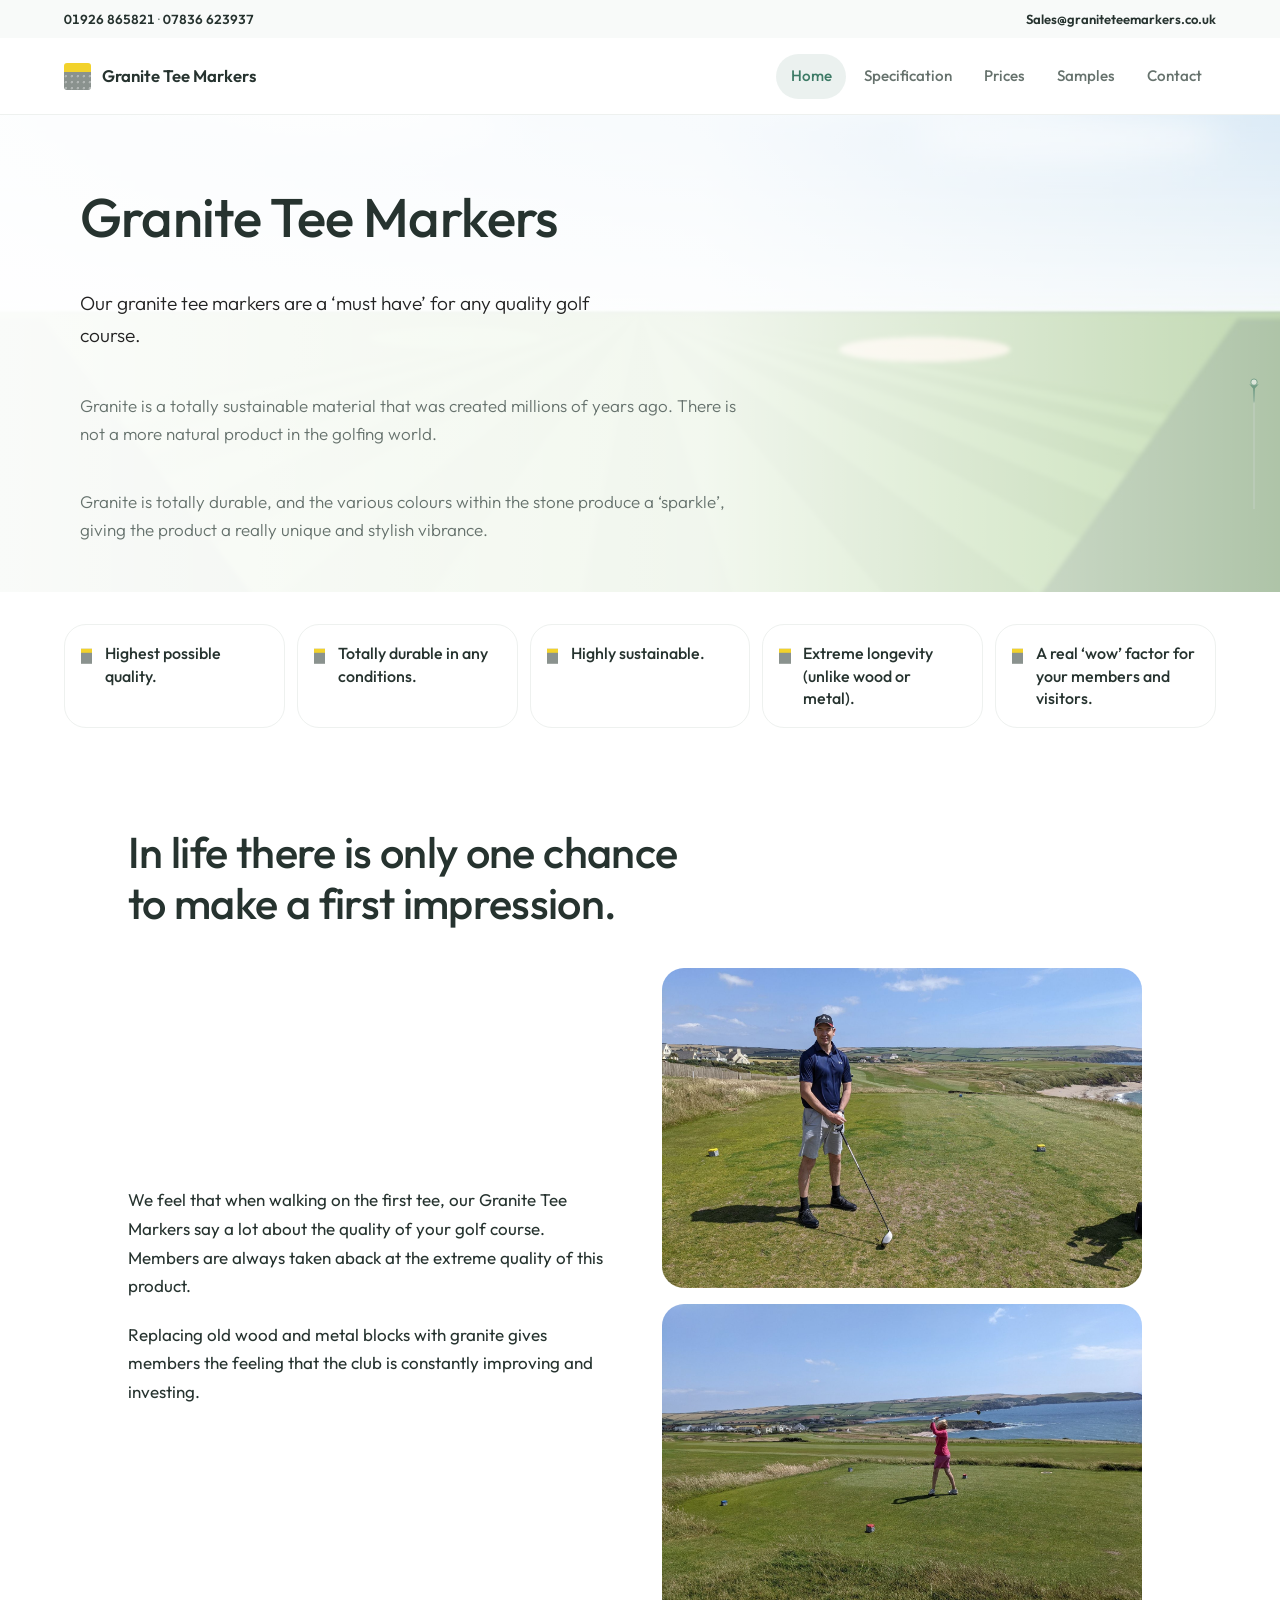
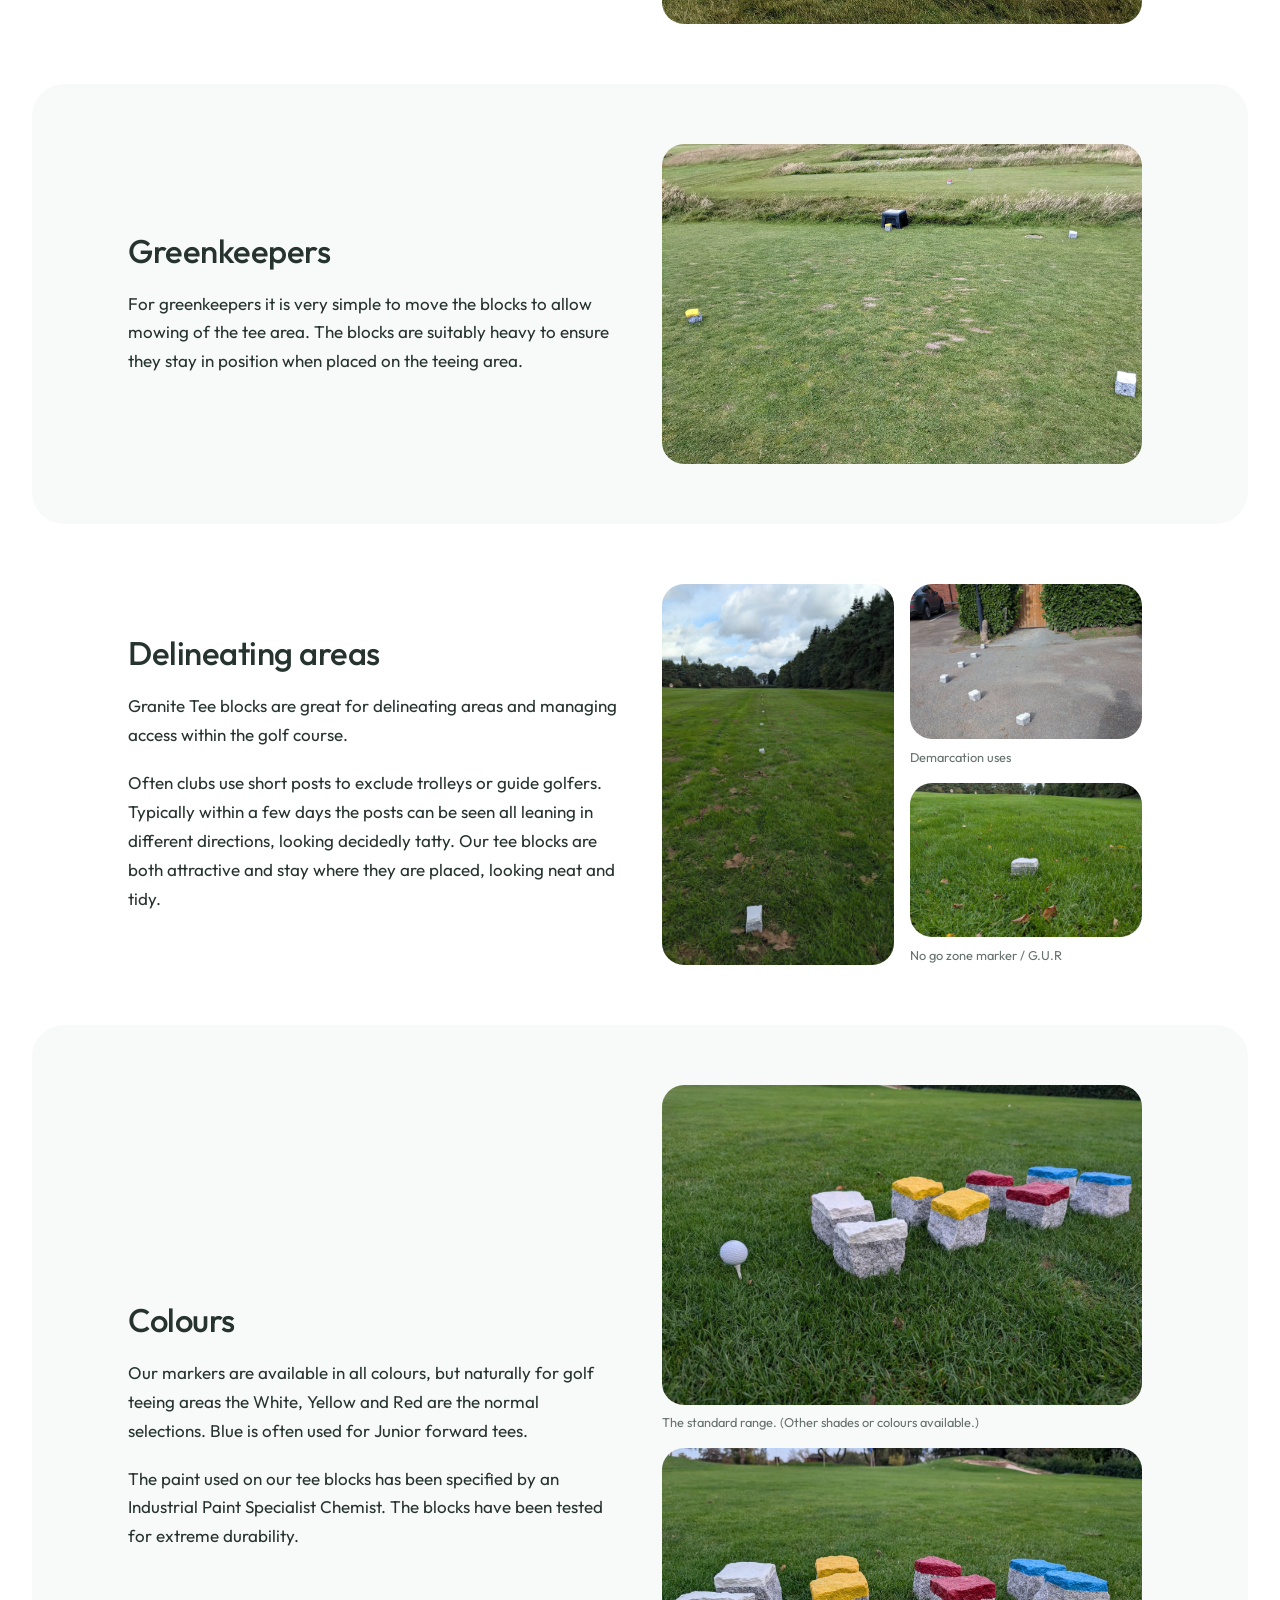
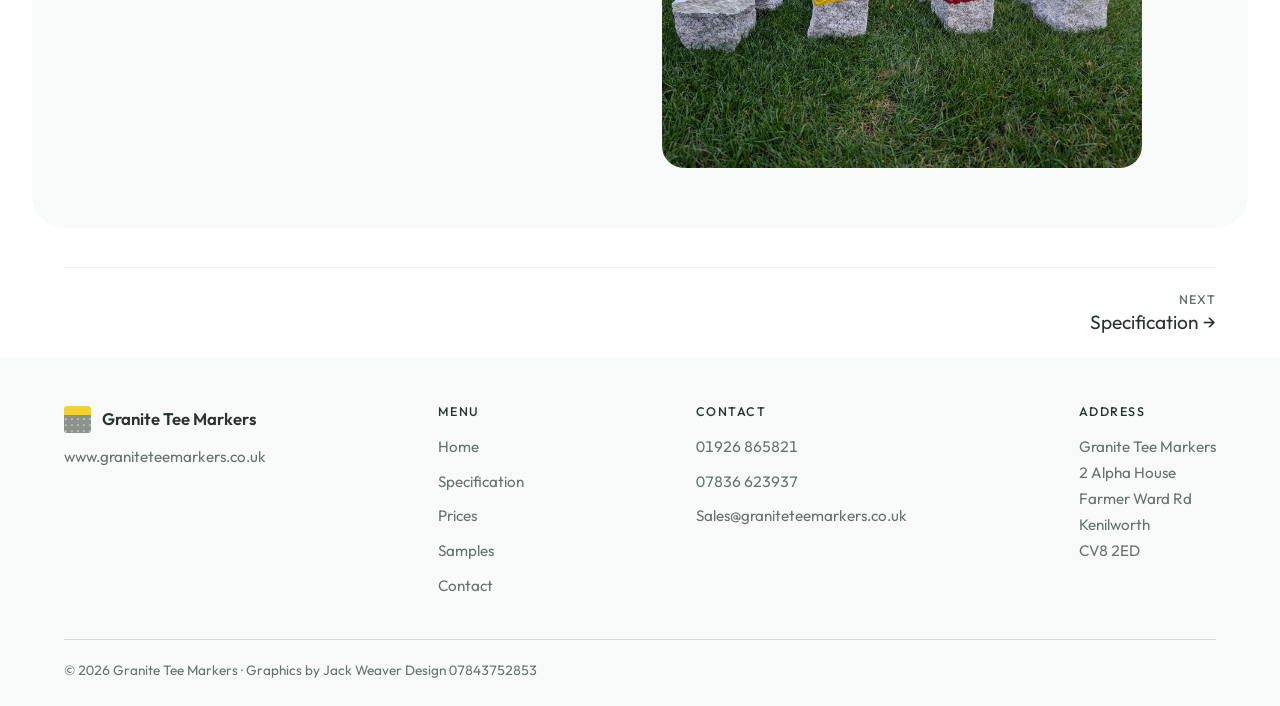
<file: index.html>
<!doctype html><html><head><meta charset=utf8><meta name=viewport content="width=device-width,initial-scale=1,viewport-fit=cover"><style>:root{color-scheme:light;box-sizing:border-box;padding-top:env(safe-area-inset-top,0px);padding-bottom:env(safe-area-inset-bottom,0px)}html{scroll-padding-top:env(safe-area-inset-top,0px)}body{margin:0;padding:0;font:14px -apple-system,BlinkMacSystemFont,sans-serif;background:#fff;color:#000}img{max-width:100%}[hidden]:not([hidden=until-found i]){display:none!important}</style></head><body>
<title>Granite Tee Markers</title>
<meta name="description" content="Our granite tee markers are a must have for any quality golf course. Natural granite, totally durable, with a unique sparkle.">
<meta property="og:title" content="Granite Tee Markers"><meta property="og:description" content="Our granite tee markers are a must have for any quality golf course. Natural granite, totally durable, with a unique sparkle."><meta property="og:type" content="website">
<meta property="og:url" content="https://www.graniteteemarkers.co.uk/"><meta name="twitter:card" content="summary_large_image">
<link rel="preconnect" href="https://fonts.googleapis.com"><link rel="preconnect" href="https://fonts.gstatic.com" crossorigin><link rel="stylesheet" href="https://fonts.googleapis.com/css2?family=Outfit:wght@300;400;500;600&display=swap"><link rel="stylesheet" href="styles.css"><a class="skip" href="#main">Skip to content</a>
<div class="util"><div class="util-in"><span><a href="tel:01926865821">01926 865821</a> · <a href="tel:07836623937">07836 623937</a></span><a class="mail" href="mailto:Sales@graniteteemarkers.co.uk">Sales@graniteteemarkers.co.uk</a></div></div>
<header class="site-head"><div class="head-in">
<a class="brand" href="index.html" aria-label="Granite Tee Markers, home"><span class="cube" aria-hidden="true"></span><b>Granite Tee Markers</b></a>
<nav class="nav" id="nav" aria-label="Main"><a href="index.html" aria-current="page">Home</a><a href="specification.html">Specification</a><a href="prices.html">Prices</a><a href="samples.html">Samples</a><a href="contact.html">Contact</a></nav>
</div></header><main id="main">
<section class="hero-full hero-intro" aria-labelledby="h1">
<img class="bg" src="img/hero-golf-course.jpg" width="1800" height="900" fetchpriority="high" alt="" aria-hidden="true">
<div class="wrap"><div class="hero-copy hero-card">
<h1 id="h1">Granite Tee Markers</h1>
<p class="lede">Our granite tee markers are a ‘must have’ for any quality golf course.</p>
<p>Granite is a totally sustainable material that was created millions of years ago. There is not a more natural product in the golfing world.</p>
<p>Granite is totally durable, and the various colours within the stone produce a ‘sparkle’, giving the product a really unique and stylish vibrance.</p>
</div></div>
</section>

<section id="intro" aria-label="Key points"><div class="wrap">
<ul class="points">
<li>Highest possible quality.</li>
<li>Totally durable in any conditions.</li>
<li>Highly sustainable.</li>
<li>Extreme longevity (unlike wood or metal).</li>
<li>A real ‘wow’ factor for your members and visitors.</li>
</ul>
</div></section>

<section aria-labelledby="course-h"><div class="wrap">
<h2 id="course-h" class="statement">In life there is only one chance to make a first impression.</h2>
<div class="split" style="margin-top:2.5rem">
<div class="prose">
<p>We feel that when walking on the first tee, our Granite Tee Markers say a lot about the quality of your golf course. Members are always taken aback at the extreme quality of this product.</p>
<p>Replacing old wood and metal blocks with granite gives members the feeling that the club is constantly improving and investing.</p>
</div>
<div class="figstack">
<figure class="fig"><div class="frame"><img src="img/tee-yellow-coast.jpg" width="1200" height="800" loading="lazy" alt="A golfer standing on a coastal teeing ground between two yellow-capped granite markers, with fairway, beach and fields behind. The tee is the yellow tee."></div></figure>
<figure class="fig"><div class="frame"><img src="img/tee-coast-red-blue.jpg" width="1600" height="1066" loading="lazy" alt="A golfer in a pink top finishing a drive from a coastal teeing ground marked with red and blue granite blocks, with the sea and headland behind."></div></figure>
</div>
</div></div></section>

<section class="tint" aria-labelledby="gk-h"><div class="wrap split">
<div class="prose">
<h2 id="gk-h">Greenkeepers</h2>
<p>For greenkeepers it is very simple to move the blocks to allow mowing of the tee area. The blocks are suitably heavy to ensure they stay in position when placed on the teeing area.</p>
</div>
<figure class="fig"><div class="frame"><img src="img/tee-in-use.jpg" width="1600" height="1066" loading="lazy" alt="A links teeing area with a yellow and a white granite block set out on the turf and a black ball washer at the back."></div></figure>
</div></section>

<section aria-labelledby="del-h"><div class="wrap split">
<div class="prose">
<h2 id="del-h">Delineating areas</h2>
<p>Granite Tee blocks are great for delineating areas and managing access within the golf course.</p>
<p>Often clubs use short posts to exclude trolleys or guide golfers. Typically within a few days the posts can be seen all leaning in different directions, looking decidedly tatty. Our tee blocks are both attractive and stay where they are placed, looking neat and tidy.</p>
</div>
<div class="figmosaic">
<figure class="fig tall"><div class="frame"><img src="img/delineation-fairway.jpg" width="1200" height="1593" loading="lazy" alt="A line of small white granite blocks running away up the middle of a mown fairway towards the far trees."></div></figure>
<figure class="fig"><div class="frame"><img src="img/demarcation-uses.jpg" width="1200" height="800" loading="lazy" alt="A line of small white granite blocks set out across a tarmac car park, leading towards a wooden gate in a hedge."></div><figcaption>Demarcation uses</figcaption></figure>
<figure class="fig"><div class="frame"><img src="img/no-go-zone-marker.jpg" width="1200" height="800" loading="lazy" alt="A white granite block sitting on a mown fairway with fallen leaves in the grass and trees behind."></div><figcaption>No go zone marker / G.U.R</figcaption></figure>
</div>
</div></section>

<section class="tint" id="colours" aria-labelledby="col-h"><div class="wrap split">
<div class="prose"><h2 id="col-h">Colours</h2>
<p>Our markers are available in all colours, but naturally for golf teeing areas the White, Yellow and Red are the normal selections. Blue is often used for Junior forward tees.</p>
<p>The paint used on our tee blocks has been specified by an Industrial Paint Specialist Chemist. The blocks have been tested for extreme durability.</p></div>
<div class="figstack">
<figure class="fig"><div class="frame"><img src="img/standard-range.jpg" width="1200" height="800" loading="lazy" alt="Two white, two yellow, two red and two blue granite tee markers on a mown teeing area, with a golf ball on a tee beside them."></div><figcaption>The standard range. (Other shades or colours available.)</figcaption></figure>
<figure class="fig"><div class="frame"><img src="img/range-low-angle.jpg" width="1600" height="1066" loading="lazy" alt="Pairs of white, yellow, red and blue granite tee markers in a row on a mown fairway, seen from a low angle."></div></figure>
</div>
</div></section>
<nav class="pager wrap" aria-label="Previous and next page"><a class="next" href="specification.html"><span class="k">Next</span><span class="t">Specification →</span></a></nav></main><footer><div class="wrap foot-grid">
<div class="foot-brand"><a class="brand" href="index.html" aria-label="Granite Tee Markers, home"><span class="cube" aria-hidden="true"></span><b>Granite Tee Markers</b></a>
<p>www.graniteteemarkers.co.uk</p></div>
<nav aria-label="Footer menu"><h2 class="foot-h">Menu</h2><ul><li><a href="index.html">Home</a></li><li><a href="specification.html">Specification</a></li><li><a href="prices.html">Prices</a></li><li><a href="samples.html">Samples</a></li><li><a href="contact.html">Contact</a></li></ul></nav>
<div><h2 class="foot-h">Contact</h2><ul>
<li><a href="tel:01926865821">01926 865821</a></li><li><a href="tel:07836623937">07836 623937</a></li><li><a href="mailto:Sales@graniteteemarkers.co.uk">Sales@graniteteemarkers.co.uk</a></li></ul></div>
<div><h2 class="foot-h">Address</h2><p class="foot-addr">Granite Tee Markers<br>2 Alpha House<br>Farmer Ward Rd<br>Kenilworth<br>CV8 2ED</p></div>
</div>
<div class="wrap copy">© 2026 Granite Tee Markers · Graphics by Jack Weaver Design 07843752853</div></footer><script src="site.js"></script>

</body></html>
</file>
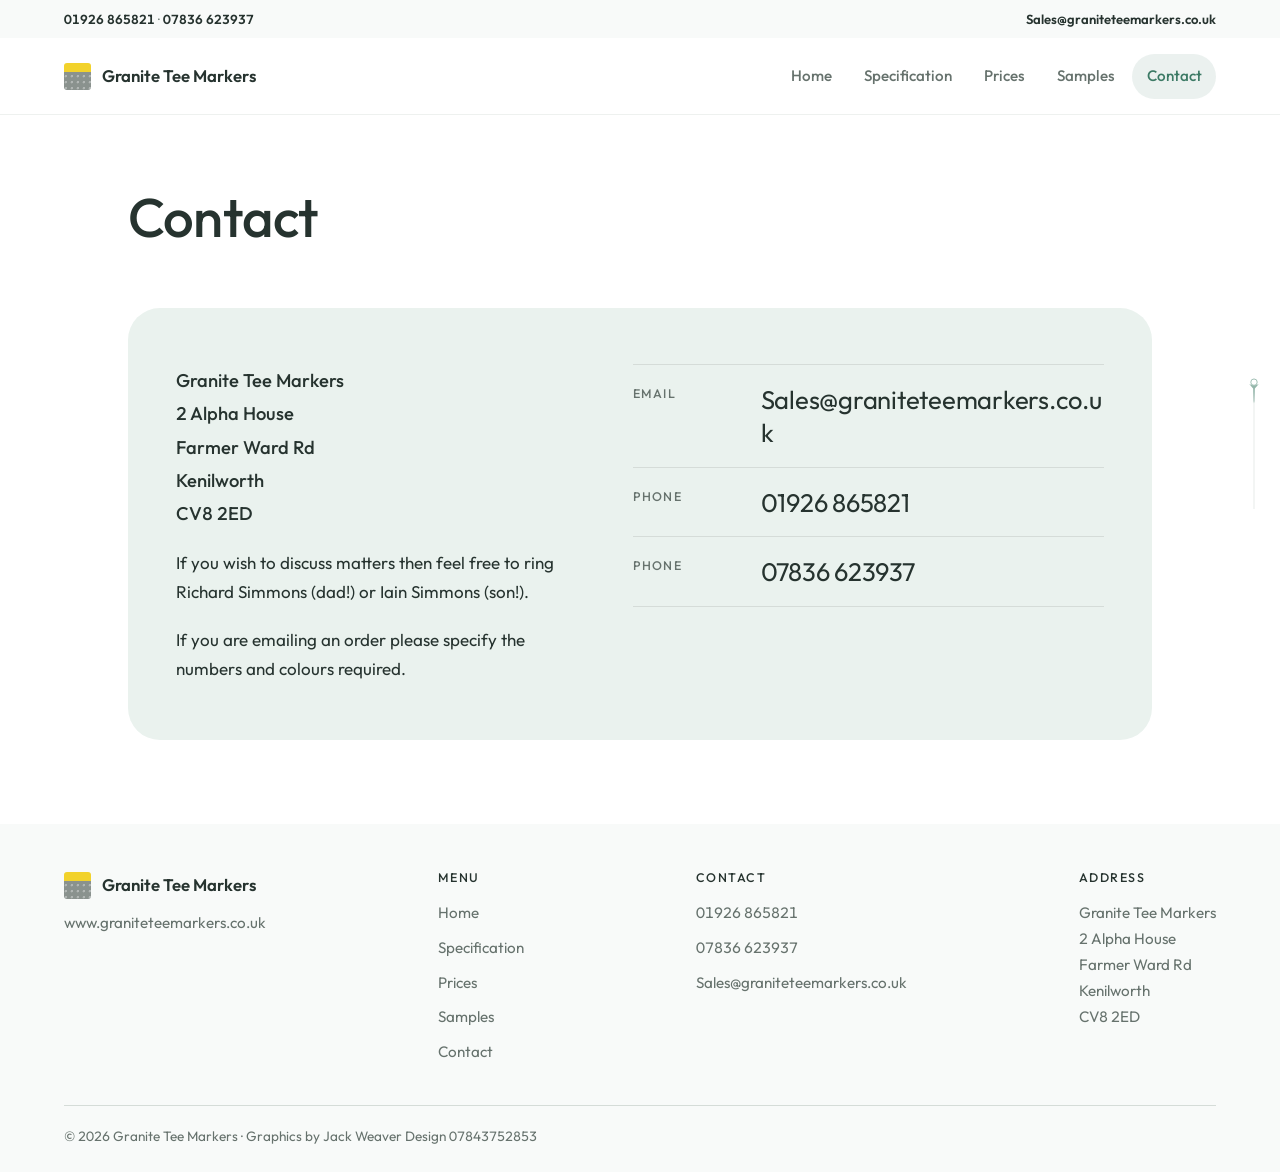
<file: contact.html>
<!doctype html><html lang="en"><head><meta charset="utf-8"><meta name="viewport" content="width=device-width,initial-scale=1,viewport-fit=cover"><title>Contact | Granite Tee Markers</title>
<meta name="description" content="Contact Granite Tee Markers: address, email and telephone. Speak to Richard Simmons or Iain Simmons.">
<meta property="og:title" content="Contact | Granite Tee Markers"><meta property="og:description" content="Contact Granite Tee Markers: address, email and telephone. Speak to Richard Simmons or Iain Simmons."><meta property="og:type" content="website">
<meta property="og:url" content="https://www.graniteteemarkers.co.uk/contact.html"><meta name="twitter:card" content="summary_large_image">
<link rel="preconnect" href="https://fonts.googleapis.com"><link rel="preconnect" href="https://fonts.gstatic.com" crossorigin><link rel="stylesheet" href="https://fonts.googleapis.com/css2?family=Outfit:wght@300;400;500;600&display=swap"><link rel="stylesheet" href="styles.css"></head><body><a class="skip" href="#main">Skip to content</a>
<div class="util"><div class="util-in"><span><a href="tel:01926865821">01926 865821</a> · <a href="tel:07836623937">07836 623937</a></span><a class="mail" href="mailto:Sales@graniteteemarkers.co.uk">Sales@graniteteemarkers.co.uk</a></div></div>
<header class="site-head"><div class="head-in">
<a class="brand" href="index.html" aria-label="Granite Tee Markers, home"><span class="cube" aria-hidden="true"></span><b>Granite Tee Markers</b></a>
<nav class="nav" id="nav" aria-label="Main"><a href="index.html">Home</a><a href="specification.html">Specification</a><a href="prices.html">Prices</a><a href="samples.html">Samples</a><a href="contact.html" aria-current="page">Contact</a></nav>
</div></header><main id="main">
<section class="page-head"><div class="wrap"><div class="in"><h1>Contact</h1></div></div></section>
<section><div class="wrap"><div class="band on-green contact-band"><div class="wrap contact-grid">
<div class="stack">
<address class="addr">Granite Tee Markers<br>2 Alpha House<br>Farmer Ward Rd<br>Kenilworth<br>CV8 2ED</address>
<p>If you wish to discuss matters then feel free to ring Richard Simmons (dad!) or Iain Simmons (son!).</p>
<p>If you are emailing an order please specify the numbers and colours required.</p>
</div>
<div class="contact-list">
<a href="mailto:Sales@graniteteemarkers.co.uk"><span class="k">Email</span><span class="v">Sales@graniteteemarkers.co.uk</span></a>
<a href="tel:01926865821"><span class="k">Phone</span><span class="v">01926 865821</span></a>
<a href="tel:07836623937"><span class="k">Phone</span><span class="v">07836 623937</span></a>
</div>
</div></div></div></section>
</main><footer><div class="wrap foot-grid">
<div class="foot-brand"><a class="brand" href="index.html" aria-label="Granite Tee Markers, home"><span class="cube" aria-hidden="true"></span><b>Granite Tee Markers</b></a>
<p>www.graniteteemarkers.co.uk</p></div>
<nav aria-label="Footer menu"><h2 class="foot-h">Menu</h2><ul><li><a href="index.html">Home</a></li><li><a href="specification.html">Specification</a></li><li><a href="prices.html">Prices</a></li><li><a href="samples.html">Samples</a></li><li><a href="contact.html">Contact</a></li></ul></nav>
<div><h2 class="foot-h">Contact</h2><ul>
<li><a href="tel:01926865821">01926 865821</a></li><li><a href="tel:07836623937">07836 623937</a></li><li><a href="mailto:Sales@graniteteemarkers.co.uk">Sales@graniteteemarkers.co.uk</a></li></ul></div>
<div><h2 class="foot-h">Address</h2><p class="foot-addr">Granite Tee Markers<br>2 Alpha House<br>Farmer Ward Rd<br>Kenilworth<br>CV8 2ED</p></div>
</div>
<div class="wrap copy">© 2026 Granite Tee Markers · Graphics by Jack Weaver Design 07843752853</div></footer><script src="site.js"></script></body></html>
</file>
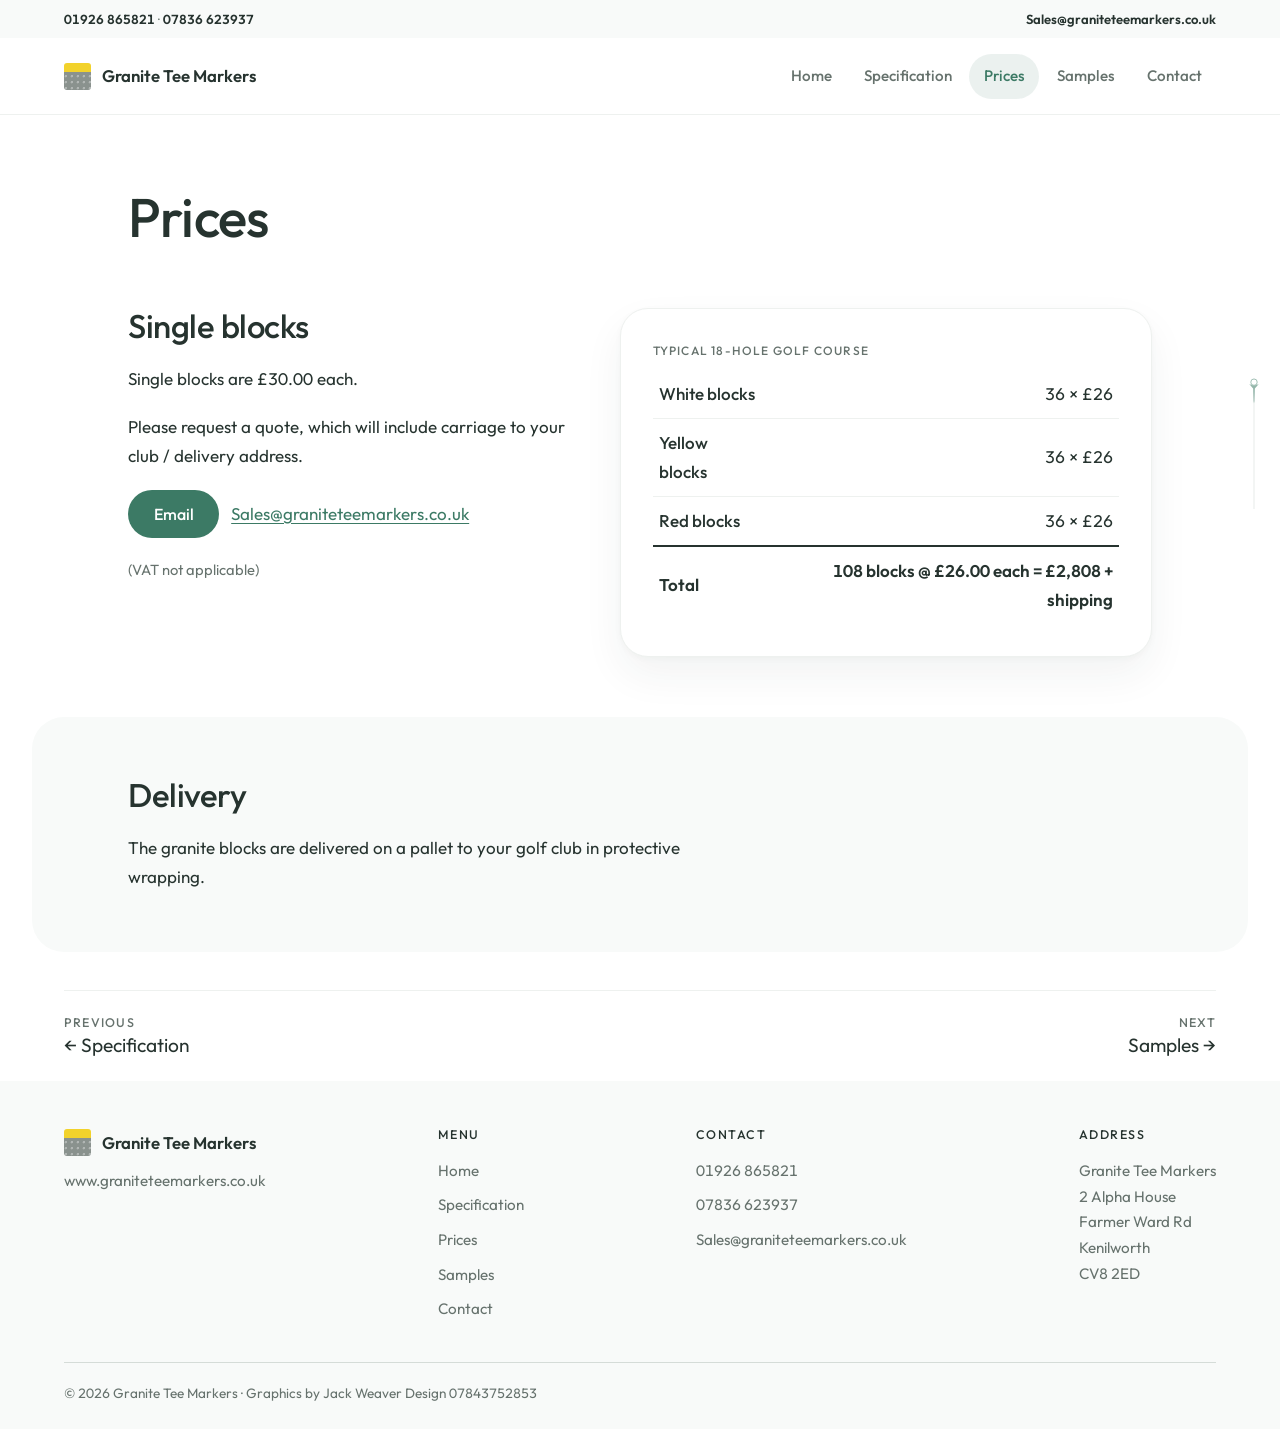
<file: prices.html>
<!doctype html><html lang="en"><head><meta charset="utf-8"><meta name="viewport" content="width=device-width,initial-scale=1,viewport-fit=cover"><title>Prices and delivery | Granite Tee Markers</title>
<meta name="description" content="Single blocks are £30.00 each. A typical 18-hole golf course is 108 blocks at £26 each, £2,808 plus shipping. Delivered on a pallet in protective wrapping.">
<meta property="og:title" content="Prices and delivery | Granite Tee Markers"><meta property="og:description" content="Single blocks are £30.00 each. A typical 18-hole golf course is 108 blocks at £26 each, £2,808 plus shipping. Delivered on a pallet in protective wrapping."><meta property="og:type" content="website">
<meta property="og:url" content="https://www.graniteteemarkers.co.uk/prices.html"><meta name="twitter:card" content="summary_large_image">
<link rel="preconnect" href="https://fonts.googleapis.com"><link rel="preconnect" href="https://fonts.gstatic.com" crossorigin><link rel="stylesheet" href="https://fonts.googleapis.com/css2?family=Outfit:wght@300;400;500;600&display=swap"><link rel="stylesheet" href="styles.css"></head><body><a class="skip" href="#main">Skip to content</a>
<div class="util"><div class="util-in"><span><a href="tel:01926865821">01926 865821</a> · <a href="tel:07836623937">07836 623937</a></span><a class="mail" href="mailto:Sales@graniteteemarkers.co.uk">Sales@graniteteemarkers.co.uk</a></div></div>
<header class="site-head"><div class="head-in">
<a class="brand" href="index.html" aria-label="Granite Tee Markers, home"><span class="cube" aria-hidden="true"></span><b>Granite Tee Markers</b></a>
<nav class="nav" id="nav" aria-label="Main"><a href="index.html">Home</a><a href="specification.html">Specification</a><a href="prices.html" aria-current="page">Prices</a><a href="samples.html">Samples</a><a href="contact.html">Contact</a></nav>
</div></header><main id="main">
<section class="page-head"><div class="wrap"><div class="in"><h1>Prices</h1></div></div></section>
<section aria-labelledby="price-h"><div class="wrap price-grid">
<div class="prose"><h2 id="price-h">Single blocks</h2>
<p>Single blocks are £30.00 each.</p>
<p>Please request a quote, which will include carriage to your club / delivery address.</p>
<div class="actions" style="display:flex;flex-wrap:wrap;gap:.75rem;align-items:center"><a class="btn" href="mailto:Sales@graniteteemarkers.co.uk?subject=Quote%20request">Email</a><a href="mailto:Sales@graniteteemarkers.co.uk">Sales@graniteteemarkers.co.uk</a></div>
<p class="small-note">(VAT not applicable)</p></div>
<div class="panel">
<div class="tbl-wrap"><table>
<caption>Typical 18-hole golf course</caption>
<tbody>
<tr><th scope="row">White blocks</th><td class="n">36 × £26</td></tr>
<tr><th scope="row">Yellow blocks</th><td class="n">36 × £26</td></tr>
<tr><th scope="row">Red blocks</th><td class="n">36 × £26</td></tr>
</tbody>
<tfoot><tr><td>Total</td><td class="n">108 blocks @ £26.00 each = £2,808 + shipping</td></tr></tfoot>
</table></div>
</div></div></section>

<section class="tint" aria-labelledby="del-h"><div class="wrap"><div class="prose">
<h2 id="del-h">Delivery</h2>
<p>The granite blocks are delivered on a pallet to your golf club in protective wrapping.</p>
</div></div></section>
<nav class="pager wrap" aria-label="Previous and next page"><a class="prev" href="specification.html"><span class="k">Previous</span><span class="t">← Specification</span></a><a class="next" href="samples.html"><span class="k">Next</span><span class="t">Samples →</span></a></nav></main><footer><div class="wrap foot-grid">
<div class="foot-brand"><a class="brand" href="index.html" aria-label="Granite Tee Markers, home"><span class="cube" aria-hidden="true"></span><b>Granite Tee Markers</b></a>
<p>www.graniteteemarkers.co.uk</p></div>
<nav aria-label="Footer menu"><h2 class="foot-h">Menu</h2><ul><li><a href="index.html">Home</a></li><li><a href="specification.html">Specification</a></li><li><a href="prices.html">Prices</a></li><li><a href="samples.html">Samples</a></li><li><a href="contact.html">Contact</a></li></ul></nav>
<div><h2 class="foot-h">Contact</h2><ul>
<li><a href="tel:01926865821">01926 865821</a></li><li><a href="tel:07836623937">07836 623937</a></li><li><a href="mailto:Sales@graniteteemarkers.co.uk">Sales@graniteteemarkers.co.uk</a></li></ul></div>
<div><h2 class="foot-h">Address</h2><p class="foot-addr">Granite Tee Markers<br>2 Alpha House<br>Farmer Ward Rd<br>Kenilworth<br>CV8 2ED</p></div>
</div>
<div class="wrap copy">© 2026 Granite Tee Markers · Graphics by Jack Weaver Design 07843752853</div></footer><script src="site.js"></script></body></html>
</file>
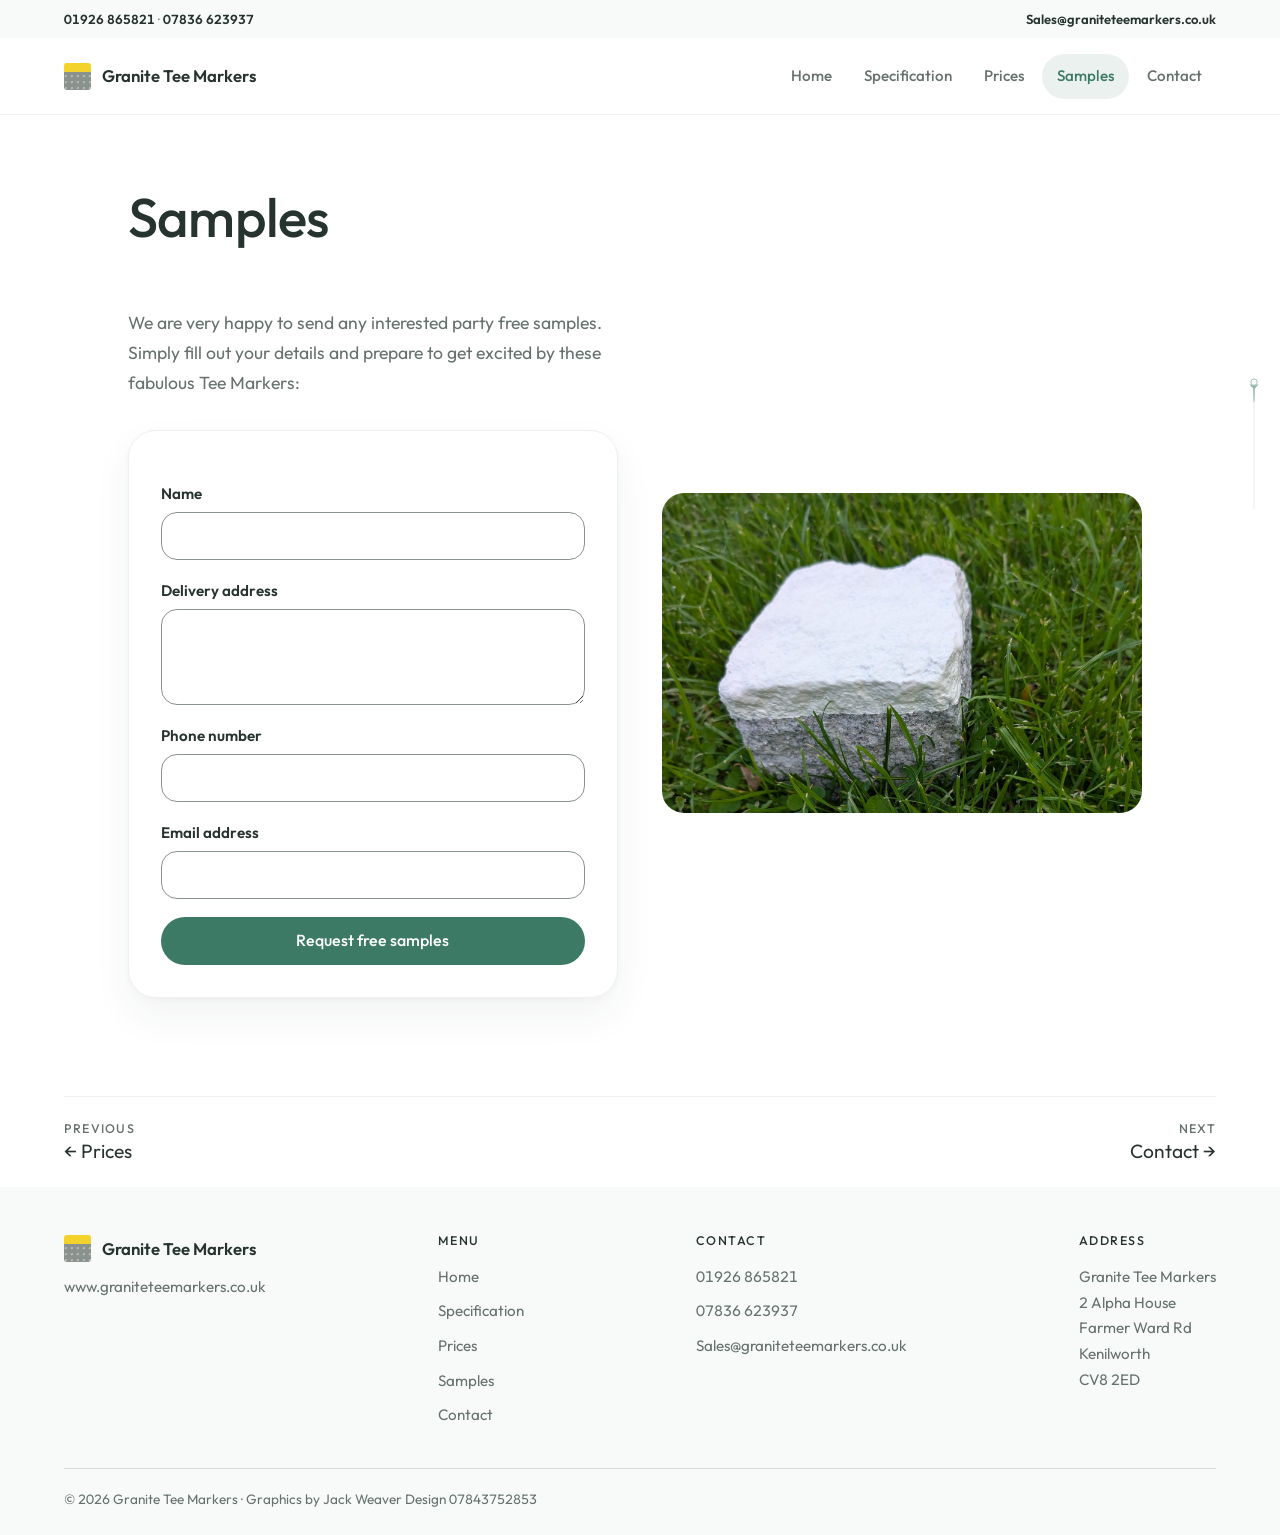
<file: samples.html>
<!doctype html><html lang="en"><head><meta charset="utf-8"><meta name="viewport" content="width=device-width,initial-scale=1,viewport-fit=cover"><title>Samples | Granite Tee Markers</title>
<meta name="description" content="Request free granite tee marker samples. Fill in your name, delivery address, phone number and email address.">
<meta property="og:title" content="Samples | Granite Tee Markers"><meta property="og:description" content="Request free granite tee marker samples. Fill in your name, delivery address, phone number and email address."><meta property="og:type" content="website">
<meta property="og:url" content="https://www.graniteteemarkers.co.uk/samples.html"><meta name="twitter:card" content="summary_large_image">
<link rel="preconnect" href="https://fonts.googleapis.com"><link rel="preconnect" href="https://fonts.gstatic.com" crossorigin><link rel="stylesheet" href="https://fonts.googleapis.com/css2?family=Outfit:wght@300;400;500;600&display=swap"><link rel="stylesheet" href="styles.css"></head><body><a class="skip" href="#main">Skip to content</a>
<div class="util"><div class="util-in"><span><a href="tel:01926865821">01926 865821</a> · <a href="tel:07836623937">07836 623937</a></span><a class="mail" href="mailto:Sales@graniteteemarkers.co.uk">Sales@graniteteemarkers.co.uk</a></div></div>
<header class="site-head"><div class="head-in">
<a class="brand" href="index.html" aria-label="Granite Tee Markers, home"><span class="cube" aria-hidden="true"></span><b>Granite Tee Markers</b></a>
<nav class="nav" id="nav" aria-label="Main"><a href="index.html">Home</a><a href="specification.html">Specification</a><a href="prices.html">Prices</a><a href="samples.html" aria-current="page">Samples</a><a href="contact.html">Contact</a></nav>
</div></header><main id="main">
<section class="page-head"><div class="wrap"><div class="in"><h1>Samples</h1></div></div></section>
<section><div class="wrap split"><div class="narrow">
<h2 id="samples-h" class="visually-hidden">Request free samples</h2>
<p class="lede" style="margin-bottom:2rem">We are very happy to send any interested party free samples. Simply fill out your details and prepare to get excited by these fabulous Tee Markers:</p>
<form class="card-form" id="sample" novalidate data-kind="Free sample request" aria-labelledby="samples-h">
<div class="slot" data-slot></div>
<div class="field"><label for="s-name">Name</label><input id="s-name" name="Name" type="text" autocomplete="name"  required></div>
<div class="field"><label for="s-addr">Delivery address</label><textarea id="s-addr" name="Delivery address" autocomplete="street-address" required></textarea></div>
<div class="field"><label for="s-phone">Phone number</label><input id="s-phone" name="Phone" type="tel" autocomplete="tel" inputmode="tel" required></div>
<div class="field"><label for="s-email">Email address</label><input id="s-email" name="Email" type="email" autocomplete="email"  required></div>
<button class="btn" type="submit">Request free samples</button></form>
</div>
<figure class="fig"><div class="frame"><img src="img/white-block-close.jpg" width="1600" height="1066" loading="lazy" alt="A close view of a white-capped granite block in the grass, showing the rough split texture of the stone."></div></figure>
</div></section>
<nav class="pager wrap" aria-label="Previous and next page"><a class="prev" href="prices.html"><span class="k">Previous</span><span class="t">← Prices</span></a><a class="next" href="contact.html"><span class="k">Next</span><span class="t">Contact →</span></a></nav></main><footer><div class="wrap foot-grid">
<div class="foot-brand"><a class="brand" href="index.html" aria-label="Granite Tee Markers, home"><span class="cube" aria-hidden="true"></span><b>Granite Tee Markers</b></a>
<p>www.graniteteemarkers.co.uk</p></div>
<nav aria-label="Footer menu"><h2 class="foot-h">Menu</h2><ul><li><a href="index.html">Home</a></li><li><a href="specification.html">Specification</a></li><li><a href="prices.html">Prices</a></li><li><a href="samples.html">Samples</a></li><li><a href="contact.html">Contact</a></li></ul></nav>
<div><h2 class="foot-h">Contact</h2><ul>
<li><a href="tel:01926865821">01926 865821</a></li><li><a href="tel:07836623937">07836 623937</a></li><li><a href="mailto:Sales@graniteteemarkers.co.uk">Sales@graniteteemarkers.co.uk</a></li></ul></div>
<div><h2 class="foot-h">Address</h2><p class="foot-addr">Granite Tee Markers<br>2 Alpha House<br>Farmer Ward Rd<br>Kenilworth<br>CV8 2ED</p></div>
</div>
<div class="wrap copy">© 2026 Granite Tee Markers · Graphics by Jack Weaver Design 07843752853</div></footer><script src="site.js"></script></body></html>
</file>
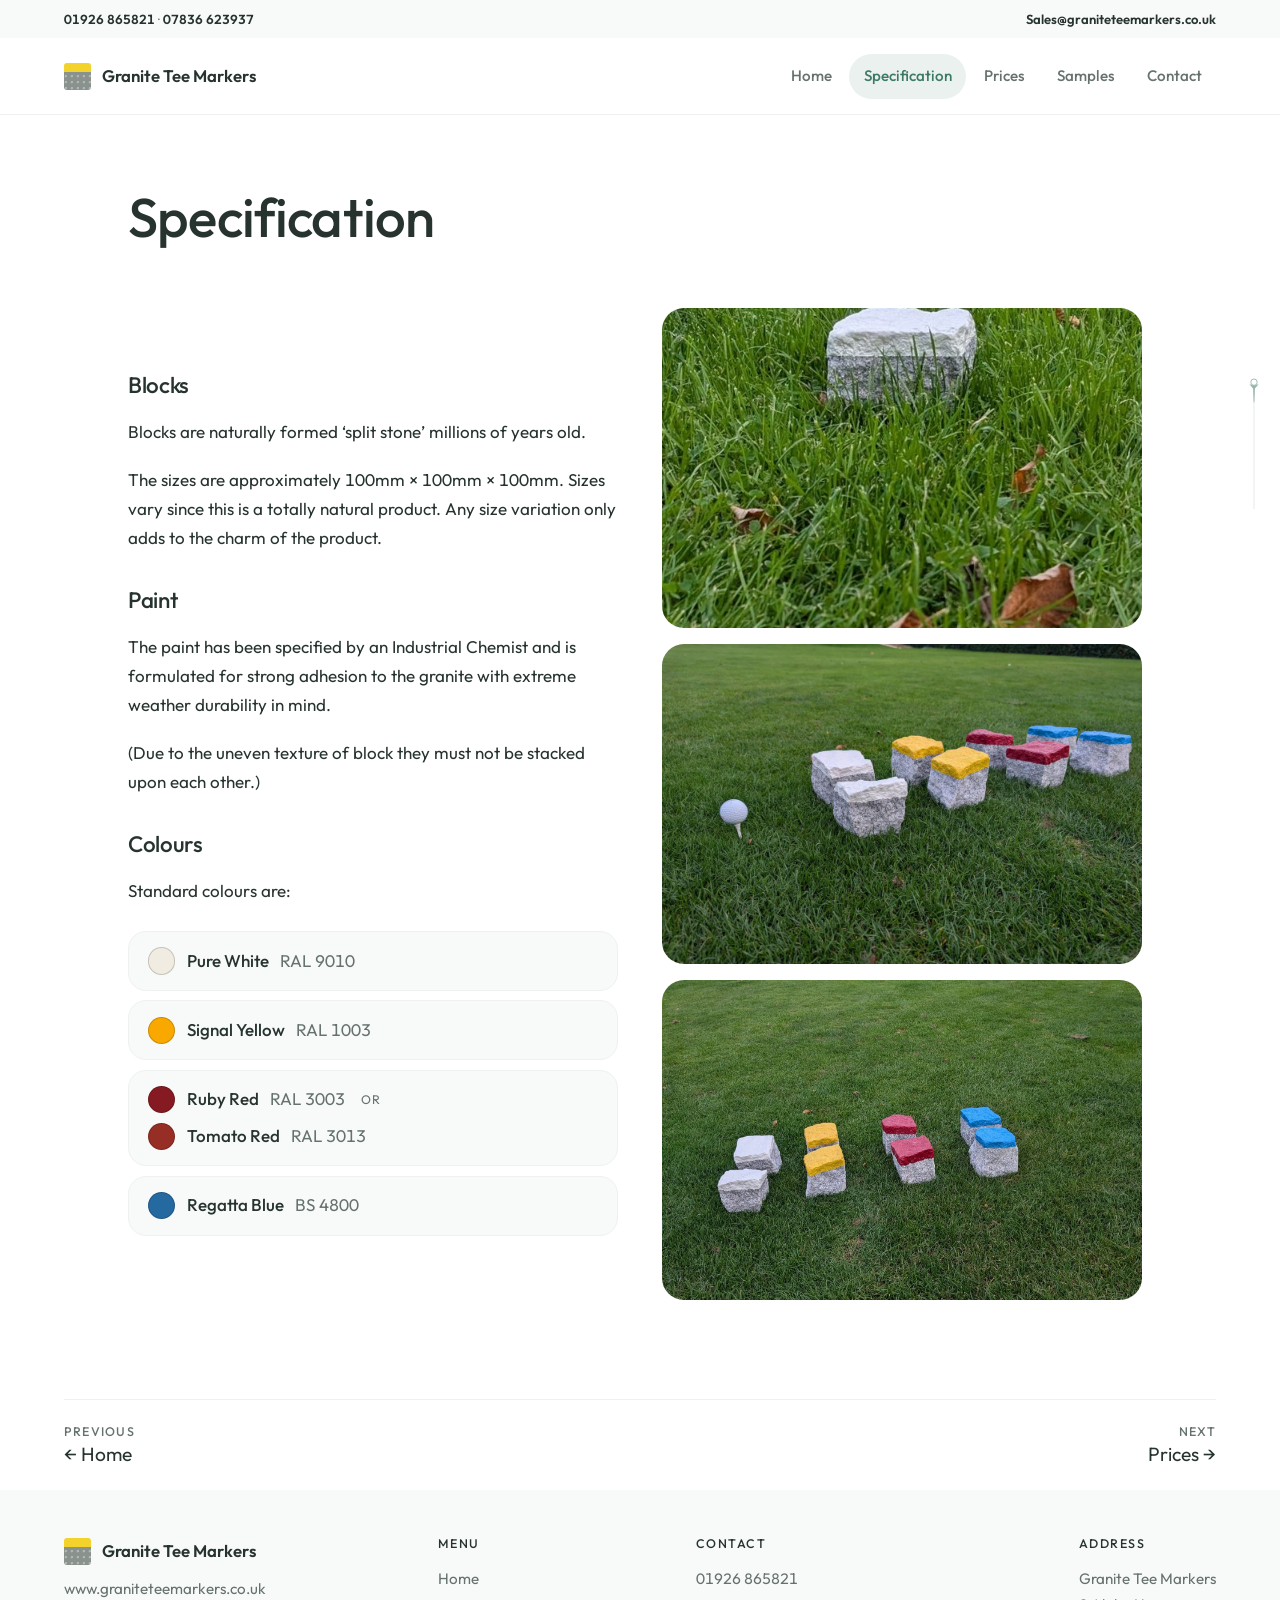
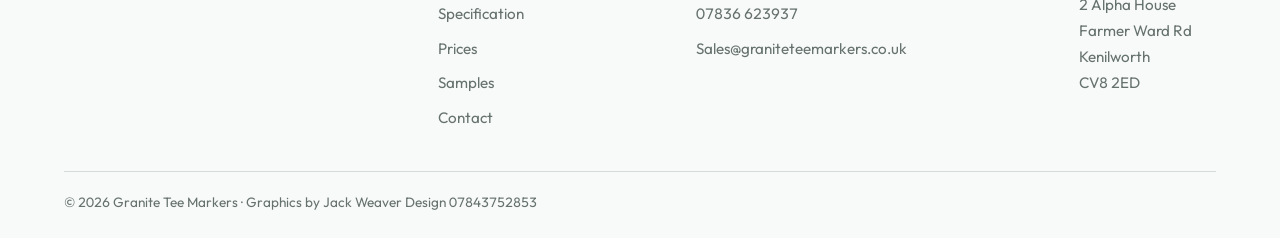
<file: specification.html>
<!doctype html><html lang="en"><head><meta charset="utf-8"><meta name="viewport" content="width=device-width,initial-scale=1,viewport-fit=cover"><title>Specification | Granite Tee Markers</title>
<meta name="description" content="Granite tee marker specification: naturally formed split stone, approximately 100mm x 100mm x 100mm, with a weather-durable paint in standard RAL colours.">
<meta property="og:title" content="Specification | Granite Tee Markers"><meta property="og:description" content="Granite tee marker specification: naturally formed split stone, approximately 100mm x 100mm x 100mm, with a weather-durable paint in standard RAL colours."><meta property="og:type" content="website">
<meta property="og:url" content="https://www.graniteteemarkers.co.uk/specification.html"><meta name="twitter:card" content="summary_large_image">
<link rel="preconnect" href="https://fonts.googleapis.com"><link rel="preconnect" href="https://fonts.gstatic.com" crossorigin><link rel="stylesheet" href="https://fonts.googleapis.com/css2?family=Outfit:wght@300;400;500;600&display=swap"><link rel="stylesheet" href="styles.css"></head><body><a class="skip" href="#main">Skip to content</a>
<div class="util"><div class="util-in"><span><a href="tel:01926865821">01926 865821</a> · <a href="tel:07836623937">07836 623937</a></span><a class="mail" href="mailto:Sales@graniteteemarkers.co.uk">Sales@graniteteemarkers.co.uk</a></div></div>
<header class="site-head"><div class="head-in">
<a class="brand" href="index.html" aria-label="Granite Tee Markers, home"><span class="cube" aria-hidden="true"></span><b>Granite Tee Markers</b></a>
<nav class="nav" id="nav" aria-label="Main"><a href="index.html">Home</a><a href="specification.html" aria-current="page">Specification</a><a href="prices.html">Prices</a><a href="samples.html">Samples</a><a href="contact.html">Contact</a></nav>
</div></header><main id="main">
<section class="page-head"><div class="wrap"><div class="in"><h1>Specification</h1></div></div></section>
<section><div class="wrap split">
<div class="specs">
<div class="prose"><h2>Blocks</h2>
<p>Blocks are naturally formed ‘split stone’ millions of years old.</p>
<p>The sizes are approximately 100mm × 100mm × 100mm. Sizes vary since this is a totally natural product. Any size variation only adds to the charm of the product.</p></div>
<div class="prose"><h2>Paint</h2>
<p>The paint has been specified by an Industrial Chemist and is formulated for strong adhesion to the granite with extreme weather durability in mind.</p>
<p>(Due to the uneven texture of block they must not be stacked upon each other.)</p></div>
<div class="prose"><h2>Colours</h2>
<p>Standard colours are:</p>
<ul class="rals"><li><span class="ral"><span class="chip" style="background:var(--ral-9010)" aria-hidden="true"></span><span class="rn">Pure White</span><span class="rc">RAL 9010</span></span></li><li><span class="ral"><span class="chip" style="background:var(--ral-1003)" aria-hidden="true"></span><span class="rn">Signal Yellow</span><span class="rc">RAL 1003</span></span></li><li><span class="ral"><span class="chip" style="background:var(--ral-3003)" aria-hidden="true"></span><span class="rn">Ruby Red</span><span class="rc">RAL 3003</span></span><span class="or">or</span><span class="ral"><span class="chip" style="background:var(--ral-3013)" aria-hidden="true"></span><span class="rn">Tomato Red</span><span class="rc">RAL 3013</span></span></li><li><span class="ral"><span class="chip" style="background:var(--bs-18e53)" aria-hidden="true"></span><span class="rn">Regatta Blue</span><span class="rc">BS 4800</span></span></li></ul></div>
</div>
<div class="figstack">
<figure class="fig"><div class="frame"><img src="img/white-block.jpg" width="600" height="600" loading="lazy" alt="A single white-capped granite block on a mown lawn with fallen leaves."></div></figure>
<figure class="fig"><div class="frame"><img src="img/standard-range.jpg" width="1200" height="800" loading="lazy" alt="Two white, two yellow, two red and two blue granite tee markers on a mown teeing area, with a golf ball on a tee beside them."></div></figure>
<figure class="fig"><div class="frame"><img src="img/range-overview.jpg" width="1600" height="1066" loading="lazy" alt="Two white, two yellow, two red and two blue granite tee markers side by side on a mown lawn."></div></figure>
</div>
</div></section>
<nav class="pager wrap" aria-label="Previous and next page"><a class="prev" href="index.html"><span class="k">Previous</span><span class="t">← Home</span></a><a class="next" href="prices.html"><span class="k">Next</span><span class="t">Prices →</span></a></nav></main><footer><div class="wrap foot-grid">
<div class="foot-brand"><a class="brand" href="index.html" aria-label="Granite Tee Markers, home"><span class="cube" aria-hidden="true"></span><b>Granite Tee Markers</b></a>
<p>www.graniteteemarkers.co.uk</p></div>
<nav aria-label="Footer menu"><h2 class="foot-h">Menu</h2><ul><li><a href="index.html">Home</a></li><li><a href="specification.html">Specification</a></li><li><a href="prices.html">Prices</a></li><li><a href="samples.html">Samples</a></li><li><a href="contact.html">Contact</a></li></ul></nav>
<div><h2 class="foot-h">Contact</h2><ul>
<li><a href="tel:01926865821">01926 865821</a></li><li><a href="tel:07836623937">07836 623937</a></li><li><a href="mailto:Sales@graniteteemarkers.co.uk">Sales@graniteteemarkers.co.uk</a></li></ul></div>
<div><h2 class="foot-h">Address</h2><p class="foot-addr">Granite Tee Markers<br>2 Alpha House<br>Farmer Ward Rd<br>Kenilworth<br>CV8 2ED</p></div>
</div>
<div class="wrap copy">© 2026 Granite Tee Markers · Graphics by Jack Weaver Design 07843752853</div></footer><script src="site.js"></script></body></html>
</file>
<file: styles.css>
/* Layout concept: white, airy page with a thin contact bar, soft rounded cards and pill buttons; small, quiet photography.
   The painted granite cube remains the one recurring motif. */
:root{
  --bg:#FFFFFF; --surface:#F8FAF9; --fg:#26332F; --muted:#66726D;
  --line:#EEF1EF; --line-strong:#D5DCD8;
  --green:#EAF2EE; --green-fg:#26332F;
  --accent:#3C7A65; --btn:#3C7A65; --btn-fg:#FFFFFF;
  --granite:#8A928E;
  --paint-white:#F6F6F2; --paint-yellow:#F2D22B; --paint-red:#C9322F; --paint-blue:#2457C5;
  --err:#A3261F;
  --shadow:0 2px 6px rgba(38,51,47,.03),0 18px 40px rgba(38,51,47,.06);
  --font-display:"Outfit",system-ui,-apple-system,"Segoe UI",sans-serif;
  --font-body:"Outfit",system-ui,-apple-system,"Segoe UI",sans-serif;
  --font-mono:"Outfit",system-ui,-apple-system,"Segoe UI",sans-serif;
}
*{box-sizing:border-box}
html{scroll-behavior:smooth;scroll-padding-top:5.5rem}
@media (prefers-reduced-motion:reduce){html{scroll-behavior:auto}*{animation:none!important;transition:none!important}}
body{background:var(--bg);color:var(--fg);font:400 1.0625rem/1.65 var(--font-body);margin:0;padding-inline:1rem}
img{display:block;max-width:100%;height:auto}
a{color:var(--accent);text-underline-offset:.18em}
:focus-visible{outline:3px solid var(--accent);outline-offset:3px;border-radius:2px}
h1,h2,h3{font-family:var(--font-display);font-weight:400;line-height:1.12;text-wrap:balance;margin:0}
h1{font-size:clamp(2.2rem,5.5vw,3.8rem);letter-spacing:-.01em}
h2{font-size:clamp(1.8rem,3.6vw,2.6rem)}
h3{font-size:1.25rem}
p{margin:0}
.wrap{max-width:72rem;margin-inline:auto}
.eyebrow{font:500 .78rem/1 var(--font-mono);letter-spacing:.14em;text-transform:uppercase;color:var(--muted)}
.lede{font-size:1.2rem;color:var(--muted);max-width:34rem}
section{padding-block:clamp(3.5rem,8vw,6.5rem)}
.skip{position:absolute;left:-999px;top:0;background:var(--btn);color:var(--btn-fg);padding:.6rem 1rem;z-index:50}
.skip:focus{left:1rem;top:1rem}

/* buttons */
.btn{display:inline-flex;align-items:center;justify-content:center;gap:.5rem;min-height:3rem;padding:.7rem 1.4rem;border-radius:2px;font:600 1rem/1.2 var(--font-body);text-decoration:none;border:2px solid var(--btn);background:var(--btn);color:var(--btn-fg);cursor:pointer;transition:transform .15s}
.btn:hover{transform:translateY(-1px)}
.btn.ghost{background:transparent;color:var(--fg);border-color:var(--fg)}
.btn.small{min-height:2.5rem;padding:.4rem 1rem;font-size:.95rem}
.on-green .btn{background:var(--green-fg);color:var(--green);border-color:var(--green-fg)}
.on-green .btn.ghost{background:transparent;color:var(--green-fg);border-color:var(--green-fg)}

/* header */
.site-head{position:sticky;top:env(safe-area-inset-top,0px);z-index:20;margin-inline:-1rem;padding-inline:1rem;background:var(--bg);border-bottom:1px solid var(--line)}
.head-in{display:flex;align-items:center;gap:1rem;min-height:4.25rem;max-width:72rem;margin-inline:auto}
.brand{display:flex;align-items:center;gap:.7rem;text-decoration:none;color:var(--fg);margin-right:auto;min-width:0}
.cube{--cap:var(--paint-yellow);flex:none;width:1.7rem;height:1.7rem;background:
  radial-gradient(circle at 30% 70%,#ffffff55 0 1px,transparent 1.5px) 0 0/6px 6px,var(--granite);
  border-top:.6rem solid var(--cap);border-radius:2px}
.brand b{font:400 1.1rem/1.1 var(--font-display);letter-spacing:.01em}
.nav{display:flex;gap:1.5rem;align-items:center}
.nav a{color:var(--fg);text-decoration:none;font-weight:500;font-size:.98rem;padding-block:.5rem}
.nav a:hover{text-decoration:underline;text-underline-offset:.3em}
.menu-btn{display:none;min-height:2.5rem;padding:.3rem .8rem;background:transparent;color:var(--fg);border:1px solid var(--line);border-radius:2px;font:600 .95rem var(--font-body);cursor:pointer}
@media (max-width:64rem){
  .menu-btn{display:inline-block}
  .nav{position:absolute;left:0;right:0;top:100%;background:var(--bg);border-bottom:1px solid var(--line);flex-direction:column;align-items:stretch;gap:0;padding:.5rem 1rem 1rem;display:none}
  .nav.open{display:flex}
  .nav a{padding:.8rem 0;border-bottom:1px solid var(--line)}
  .head-cta .long{display:none}
}
@media (min-width:64.01rem){.head-cta .short{display:none}}

/* hero */
.hero{padding-block:clamp(2.5rem,6vw,4.5rem) clamp(3rem,6vw,5rem)}
.hero-grid{display:grid;grid-template-columns:minmax(0,5fr) minmax(0,7fr);gap:clamp(1.5rem,4vw,3.5rem);align-items:center}
.hero-copy{display:flex;flex-direction:column;gap:1.5rem}
.hero-copy .actions{display:flex;flex-wrap:wrap;gap:.75rem}
.hero-fig{margin:0}
.hero-fig img{width:100%;aspect-ratio:4/3;object-fit:cover;border-radius:2px}
figcaption{font:400 .85rem/1.4 var(--font-mono);color:var(--muted);margin-top:.6rem}
.hero-contact{display:flex;flex-wrap:wrap;gap:.4rem 1.5rem;font:500 .95rem var(--font-mono)}
.hero-contact a{color:var(--fg)}
@media (max-width:52rem){.hero-grid{grid-template-columns:minmax(0,1fr)}}

/* intro */
.intro-grid{display:grid;grid-template-columns:minmax(0,6fr) minmax(0,5fr);gap:clamp(2rem,5vw,5rem);align-items:start}
.intro-grid .text{display:flex;flex-direction:column;gap:1.2rem;max-width:36rem}
.dim{border:1px solid var(--line);background:var(--surface);padding:1.6rem;display:flex;flex-direction:column;gap:1rem}
.dim .big{font:500 clamp(1.7rem,3.5vw,2.4rem)/1.1 var(--font-mono);letter-spacing:-.02em}
.dim .cubes{display:flex;gap:.9rem;align-items:flex-end}
.dim .cube{width:2.6rem;height:2.6rem;border-top-width:.9rem}
@media (max-width:52rem){.intro-grid{grid-template-columns:minmax(0,1fr)}}

/* benefits */
.head-block{display:flex;flex-direction:column;gap:.9rem;margin-bottom:2.5rem;max-width:40rem}
.benefits{list-style:none;margin:0;padding:0;border-top:1px solid var(--fg)}
.benefits li{display:grid;grid-template-columns:minmax(0,4fr) minmax(0,7fr);gap:1rem 3rem;padding-block:1.4rem;border-bottom:1px solid var(--line)}
.benefits h3{font-size:1.35rem}
.benefits p{color:var(--muted);max-width:38rem}
@media (max-width:44rem){.benefits li{grid-template-columns:minmax(0,1fr);gap:.4rem}}

/* colours */
.swatches{display:grid;grid-template-columns:repeat(4,minmax(0,1fr));gap:1rem;list-style:none;margin:0;padding:0}
.sw{background:var(--surface);border:1px solid var(--line);display:flex;flex-direction:column}
.sw .pic{aspect-ratio:1;overflow:hidden;background:var(--line);position:relative}
.sw .pic img{width:100%;height:100%;object-fit:cover}
.sw .meta{padding:1rem;display:flex;flex-direction:column;gap:.3rem}
.sw .name{display:flex;align-items:center;gap:.6rem;font-weight:700}
.chip{width:1rem;height:1rem;border-radius:50%;border:1px solid var(--fg);flex:none}
.sw small{color:var(--muted);font-size:.9rem;line-height:1.4}
.ph{display:flex;align-items:center;justify-content:center;text-align:center;padding:1rem;height:100%;color:var(--muted);font:400 .85rem/1.4 var(--font-mono);background:
  repeating-linear-gradient(135deg,transparent 0 10px,color-mix(in srgb,var(--line) 70%,transparent) 10px 11px),var(--surface);border:1.5px dashed var(--granite)}
.note{margin-top:1.5rem;color:var(--muted);font-size:.98rem}
@media (max-width:60rem){.swatches{grid-template-columns:repeat(2,minmax(0,1fr))}}

/* gallery */
.gallery{display:grid;grid-template-columns:minmax(0,7fr) minmax(0,5fr);gap:1rem}
.gallery figure{margin:0;display:flex;flex-direction:column}
.gallery .frame{aspect-ratio:4/3;overflow:hidden;background:var(--line)}
.gallery .frame img{width:100%;height:100%;object-fit:cover}
.gallery .stack{display:grid;gap:1rem;grid-template-rows:1fr 1fr}
.gallery .stack .frame{aspect-ratio:auto;height:100%;min-height:12rem}
@media (max-width:48rem){.gallery{grid-template-columns:minmax(0,1fr)}}

/* more than */
.band{background:var(--green);color:var(--green-fg);margin-inline:-1rem;padding-inline:1rem}
.band .eyebrow{color:color-mix(in srgb,var(--green-fg) 70%,transparent)}
.band-grid{display:grid;grid-template-columns:minmax(0,5fr) minmax(0,6fr);gap:clamp(2rem,5vw,4rem);align-items:center}
.band p{max-width:32rem}
.band .stack{display:flex;flex-direction:column;gap:1.2rem}
.band .ph{background:repeating-linear-gradient(135deg,transparent 0 10px,#ffffff14 10px 11px),#0D2B23;border-color:#6E8C80;color:#C2D3CB;aspect-ratio:4/3}
@media (max-width:52rem){.band-grid{grid-template-columns:minmax(0,1fr)}}

/* pricing */
.price-grid{display:grid;grid-template-columns:minmax(0,5fr) minmax(0,6fr);gap:clamp(1.5rem,4vw,3rem);align-items:start}
dl.spec{margin:0;border-top:1px solid var(--fg)}
dl.spec div{display:grid;grid-template-columns:minmax(0,9rem) minmax(0,1fr);gap:1rem;padding-block:1rem;border-bottom:1px solid var(--line)}
dl.spec dt{font:500 .78rem/1.6 var(--font-mono);letter-spacing:.1em;text-transform:uppercase;color:var(--muted)}
dl.spec dd{margin:0}
.panel{background:var(--surface);border:1px solid var(--line);padding:clamp(1.2rem,3vw,2rem);display:flex;flex-direction:column;gap:1.4rem}
.single{display:flex;align-items:baseline;justify-content:space-between;gap:1rem;flex-wrap:wrap;border-bottom:1px solid var(--line);padding-bottom:1.2rem}
.single .amt{font:400 3rem/1 var(--font-display)}
.single span{color:var(--muted)}
.tbl-wrap{overflow-x:auto}
table{width:100%;border-collapse:collapse;font-variant-numeric:tabular-nums;min-width:20rem}
caption{text-align:left;font:500 .78rem/1.6 var(--font-mono);letter-spacing:.1em;text-transform:uppercase;color:var(--muted);padding-bottom:.6rem}
th,td{padding:.6rem .4rem;text-align:left;border-bottom:1px solid var(--line)}
td.n,th.n{text-align:right;font-family:var(--font-mono)}
tfoot td{font-weight:700;border-bottom:0;border-top:2px solid var(--fg)}
.small-note{font-size:.92rem;color:var(--muted)}
@media (max-width:52rem){.price-grid{grid-template-columns:minmax(0,1fr)}}

/* forms */
.forms{display:grid;grid-template-columns:repeat(2,minmax(0,1fr));gap:1.25rem;align-items:start}
.card-form{background:var(--surface);border:1px solid var(--line);padding:clamp(1.2rem,3vw,2rem);display:flex;flex-direction:column;gap:1.1rem}
.card-form .sub{color:var(--muted);font-size:.98rem}
.field{display:flex;flex-direction:column;gap:.35rem}
label,legend{font-weight:600;font-size:.95rem}
.req{color:var(--muted);font-weight:400}
input[type=text],input[type=email],input[type=tel],input[type=number],textarea{width:100%;min-height:3rem;padding:.65rem .8rem;font:400 1rem var(--font-body);color:var(--fg);background:var(--bg);border:1.5px solid var(--granite);border-radius:2px}
textarea{min-height:6rem;resize:vertical}
input[aria-invalid=true],textarea[aria-invalid=true]{border-color:var(--err);border-width:2px}
.err{color:var(--err);font-size:.9rem;font-weight:500}
fieldset{border:0;padding:0;margin:0;min-width:0}
.checks{display:grid;grid-template-columns:repeat(auto-fit,minmax(8rem,1fr));gap:.5rem;margin-top:.4rem}
.checks label{display:flex;align-items:center;gap:.6rem;min-height:3rem;padding:.4rem .7rem;border:1.5px solid var(--granite);border-radius:2px;font-weight:500;background:var(--bg);cursor:pointer}
.checks input{width:1.25rem;height:1.25rem;accent-color:var(--accent);margin:0}
.summary{border:2px solid var(--err);padding:.8rem 1rem;color:var(--err);font-size:.95rem}
.summary ul{margin:.4rem 0 0;padding-left:1.2rem}
.result{display:flex;flex-direction:column;gap:1rem}
.result pre{margin:0;white-space:pre-wrap;overflow-wrap:anywhere;font:400 .88rem/1.55 var(--font-mono);background:var(--bg);border:1px solid var(--line);padding:1rem}
.result .row{display:flex;flex-wrap:wrap;gap:.6rem}
@media (max-width:60rem){.forms{grid-template-columns:minmax(0,1fr)}}

/* contact + footer */
.contact-grid{display:grid;grid-template-columns:minmax(0,5fr) minmax(0,6fr);gap:clamp(2rem,5vw,4rem);align-items:start}
.contact-list{display:flex;flex-direction:column;border-top:1px solid var(--green-fg)}
.contact-list a,.contact-list div{display:grid;grid-template-columns:minmax(0,7rem) minmax(0,1fr);gap:1rem;padding-block:1.1rem;border-bottom:1px solid color-mix(in srgb,var(--green-fg) 35%,transparent);color:var(--green-fg);text-decoration:none}
.contact-list .k{font:500 .78rem/1.8 var(--font-mono);letter-spacing:.1em;text-transform:uppercase;opacity:.75}
.contact-list .v{font:400 clamp(1.15rem,3vw,1.6rem)/1.3 var(--font-display);overflow-wrap:anywhere}
.contact-list a:hover .v{text-decoration:underline;text-underline-offset:.2em}
.band .on-green-actions{display:flex;flex-wrap:wrap;gap:.75rem}
@media (max-width:52rem){.contact-grid{grid-template-columns:minmax(0,1fr)}}
footer{padding-block:2rem;color:var(--muted);font-size:.92rem}
footer .wrap{display:flex;flex-wrap:wrap;gap:.5rem 2rem;justify-content:space-between}

:root,:root[data-theme="dark"]{color-scheme:light}
.tint{background:var(--surface);margin-inline:-1rem;padding-inline:1rem;border-block:1px solid var(--line)}
.page-head{padding-block:clamp(2.5rem,6vw,4.5rem) 0}
.page-head .in{display:flex;flex-direction:column;gap:1.1rem;max-width:44rem}
.prose{display:flex;flex-direction:column;gap:1.2rem;max-width:38rem}
.statement{font:400 clamp(1.7rem,3.8vw,2.7rem)/1.18 var(--font-display);max-width:42rem;text-wrap:balance}
.fig{margin:0}
.fig .frame{aspect-ratio:4/3;overflow:hidden;background:var(--line)}
.fig .frame img{width:100%;height:100%;object-fit:cover}
.journey{list-style:none;margin:0;padding:0;border-top:1px solid var(--fg)}
.journey a{display:grid;grid-template-columns:3rem minmax(0,4fr) minmax(0,7fr) 1.5rem;gap:.5rem 1.5rem;align-items:baseline;padding-block:1.3rem;border-bottom:1px solid var(--line);text-decoration:none;color:var(--fg)}
.journey a:hover h3{text-decoration:underline;text-underline-offset:.2em}
.journey .n{font:500 .85rem var(--font-mono);color:var(--muted)}
.journey p{color:var(--muted)}
.journey .arr{color:var(--accent);font-weight:700}
@media (max-width:44rem){.journey a{grid-template-columns:2.2rem minmax(0,1fr)}.journey p{grid-column:2}.journey .arr{display:none}}
.pager{display:flex;justify-content:space-between;gap:1rem;flex-wrap:wrap;border-top:1px solid var(--fg);margin-top:clamp(3rem,6vw,5rem);padding-block:1.5rem 0}
.pager a{display:flex;flex-direction:column;gap:.25rem;text-decoration:none;color:var(--fg);min-width:0}
.pager .k{font:500 .78rem var(--font-mono);letter-spacing:.1em;text-transform:uppercase;color:var(--muted)}
.pager .t{font:400 1.4rem/1.2 var(--font-display)}
.pager a:hover .t{text-decoration:underline;text-underline-offset:.2em}
.pager .next{text-align:right;margin-left:auto}
.points{list-style:none;margin:0;padding:0;border-top:1px solid var(--fg)}
.points li{padding-block:1rem;border-bottom:1px solid var(--line);font-weight:600;display:flex;gap:.8rem;align-items:baseline}
.points li::before{content:"";flex:none;width:.7rem;height:.7rem;background:var(--granite);border-top:.25rem solid var(--paint-yellow);translate:0 .05rem}
.foot-nav{display:flex;flex-wrap:wrap;gap:.3rem 1.4rem}
.foot-nav a{color:var(--muted)}
section.tight{padding-block:clamp(2.5rem,6vw,4.5rem)}

/* ---- soft modern overrides ---- */
body{font-size:1rem;line-height:1.7;font-variant-numeric:tabular-nums}
h1,h2,h3{font-weight:700;letter-spacing:-.02em;line-height:1.15}
h1{font-size:clamp(2rem,4.6vw,3.2rem)}
h2{font-size:clamp(1.5rem,3vw,2.05rem)}
h3{font-size:1.15rem}
.lede{font-size:1.1rem}
.eyebrow{font:600 .75rem/1 var(--font-body);letter-spacing:.1em;color:var(--accent)}
.btn{border:0;border-radius:999px;min-height:3rem;padding:.7rem 1.6rem;font-weight:600;box-shadow:0 1px 2px rgba(18,36,30,.12)}
.btn.small{min-height:2.6rem;padding:.4rem 1.2rem}
.btn.ghost{background:transparent;color:var(--fg);border:1.5px solid var(--line-strong);box-shadow:none}
.on-green .btn{background:var(--green-fg);color:var(--green)}
.on-green .btn.ghost{background:transparent;color:var(--green-fg);border:1.5px solid color-mix(in srgb,var(--green-fg) 55%,transparent)}
.util{background:var(--surface);margin-inline:-1rem;padding-inline:1rem;font-size:.85rem;color:var(--muted)}
.util-in{max-width:72rem;margin-inline:auto;display:flex;justify-content:space-between;align-items:center;gap:.5rem 1rem;flex-wrap:wrap;min-height:2.4rem}
.util a{color:var(--fg);font-weight:600;text-decoration:none}
.util a:hover{text-decoration:underline}
@media (max-width:40rem){.util a.mail{display:none}}
.site-head{border-bottom:1px solid var(--line)}
.brand b{font:800 1.05rem/1.1 var(--font-display);letter-spacing:-.01em}
.nav a{font-weight:600;font-size:.95rem;color:var(--muted);text-decoration:none}
.nav a:hover,.nav a[aria-current=page]{color:var(--fg);text-decoration:none}
.nav a[aria-current=page]{box-shadow:inset 0 -2px 0 var(--accent)}
.cube{border-radius:3px}
.hero{padding-block:clamp(2rem,5vw,3.5rem) clamp(2rem,5vw,3.5rem)}
.hero-grid{grid-template-columns:minmax(0,7fr) minmax(0,4fr);gap:clamp(1.5rem,4vw,4rem)}
.hero-fig img{aspect-ratio:1/1;object-fit:cover;object-position:42% 66%;border-radius:24px;box-shadow:var(--shadow)}
.hero-fig figcaption{font:400 .8rem/1.4 var(--font-body);color:var(--muted)}
figcaption{font:400 .8rem/1.4 var(--font-body);color:var(--muted)}
@media (max-width:52rem){.hero-grid{grid-template-columns:minmax(0,1fr)}.hero-fig{max-width:22rem}}
.tint{background:var(--surface);max-width:76rem;margin-inline:auto;border:0;border-radius:28px;padding-inline:clamp(1rem,4vw,3rem)}
.band{background:var(--green);max-width:76rem;margin-inline:auto;border-radius:28px;padding-inline:clamp(1rem,4vw,3rem)}
.dim{background:var(--surface);border:0;border-radius:20px}
.tint .dim{background:var(--bg)}
.dim .big{font-weight:700;letter-spacing:-.02em}
.panel,.card-form{background:var(--bg);border:1px solid var(--line);border-radius:24px;box-shadow:var(--shadow)}
.single .amt{font-weight:700;letter-spacing:-.02em}
.single{border-bottom-color:var(--line)}
tfoot td{border-top:2px solid var(--fg)}
caption,dl.spec dt{font:600 .75rem/1.6 var(--font-body);letter-spacing:.1em;color:var(--muted)}
dl.spec{background:var(--bg);border:1px solid var(--line);border-radius:20px;padding:.25rem 1.4rem}
dl.spec div:last-child{border-bottom:0}
.statement{font-weight:700;letter-spacing:-.025em}
.points{border:0;display:grid;grid-template-columns:repeat(auto-fit,minmax(15rem,1fr));gap:.75rem}
.points li{background:var(--bg);border:1px solid var(--line);border-radius:16px;padding:1.1rem 1.2rem}
.sw{background:var(--bg);border:1px solid var(--line);border-radius:20px;overflow:hidden;box-shadow:var(--shadow)}
.sw .pic{aspect-ratio:16/10}
.fig .frame,.gallery .frame{border-radius:20px;aspect-ratio:3/2}
.fig{max-width:30rem}
.ph{border:0;border-radius:20px;background:var(--surface);color:var(--muted);font:500 .8rem/1.5 var(--font-body)}
.sw .pic .ph{border-radius:0}
.band .ph{background:color-mix(in srgb,var(--green-fg) 9%,var(--green));color:color-mix(in srgb,var(--green-fg) 75%,transparent);aspect-ratio:3/2;max-width:26rem}
.band .eyebrow{color:color-mix(in srgb,var(--green-fg) 72%,transparent)}
.journey{border:0;display:grid;grid-template-columns:repeat(4,minmax(0,1fr));gap:1rem}
.journey a{display:flex;flex-direction:column;align-items:flex-start;gap:.6rem;height:100%;padding:1.4rem;border:1px solid var(--line);border-radius:20px;background:var(--bg);box-shadow:var(--shadow);transition:transform .15s}
.journey a:hover{transform:translateY(-2px)}
.journey .n{font:700 .8rem var(--font-body);color:var(--accent)}
.journey .arr{display:inline;margin-top:auto}
@media (max-width:64rem){.journey{grid-template-columns:repeat(2,minmax(0,1fr))}}
@media (max-width:34rem){.journey{grid-template-columns:minmax(0,1fr)}}
.pager{border-top:1px solid var(--line)}
.pager .t{font-weight:700;font-size:1.15rem}
input[type=text],input[type=email],input[type=tel],input[type=number],textarea{background:var(--bg);border:1.5px solid var(--line-strong);border-radius:12px}
.checks label{background:var(--bg);border:1.5px solid var(--line-strong);border-radius:12px}
.summary{border-radius:12px}
.contact-list .v{font-weight:600;letter-spacing:-.01em}
footer{background:var(--surface);margin-inline:-1rem;padding-inline:1rem;margin-top:2rem}
.foot-nav a{text-decoration:none}
.blockdraw{height:100%;display:flex;align-items:center;justify-content:center;background:var(--surface)}
.blockdraw .cube{width:4rem;height:4rem;border-top-width:1.4rem}
.journey h2{font-size:1.15rem}
td.n{font-family:var(--font-body)}

/* ---- lighter, softer palette ---- */
.btn{box-shadow:none}
.on-green .btn{background:var(--btn);color:var(--btn-fg)}
.on-green .btn.ghost{background:transparent;color:var(--fg);border:1.5px solid var(--line-strong)}
.band .eyebrow{color:var(--muted)}
.contact-list,.contact-list a,.contact-list div{border-color:var(--line-strong)}
.contact-list a,.contact-list div{color:var(--fg)}
.contact-list .k{color:var(--muted);opacity:1}
input[type=text],input[type=email],input[type=tel],input[type=number],textarea,.checks label{border-color:var(--granite)}
.hero-fig img,.sw,.panel,.card-form,.journey a{box-shadow:var(--shadow)}
.journey{grid-template-columns:repeat(auto-fit,minmax(14rem,1fr))}

/* ---- softer type, shapes and motion ---- */
body{font-size:1.0625rem;line-height:1.7;color:var(--fg)}
h1,h2,h3,.statement,.journey h2{font-weight:500;letter-spacing:-.015em}
h1{font-size:clamp(2.1rem,4.8vw,3.4rem);line-height:1.12}
.eyebrow,.journey .n,caption,dl.spec dt{font-weight:500}
.brand b{font-weight:600;letter-spacing:0}
.btn,.nav a{font-weight:500}
.sw .name,.points li{font-weight:500}
th{font-weight:500}
tfoot td{font-weight:600}
.single .amt,.dim .big,.pager .t,.contact-list .v{font-weight:400}
.pager .t{font-size:1.2rem}
.site-head{background:color-mix(in srgb,var(--bg) 82%,transparent);-webkit-backdrop-filter:blur(14px);backdrop-filter:blur(14px);border-bottom-color:var(--line)}
.tint,.band{border-radius:32px}
.panel,.card-form{border-radius:28px;border-color:var(--line)}
.dim,.sw,.journey a{border-radius:24px}
.points li,.fig .frame,.gallery .frame{border-radius:22px}
.hero-fig{border-radius:30px;overflow:hidden;box-shadow:var(--shadow)}
.hero-fig img{border-radius:0;box-shadow:none}
input[type=text],input[type=email],input[type=tel],input[type=number],textarea,.checks label{border-radius:16px}
.btn,.pager a,.contact-list a{transition-property:transform,box-shadow,background-color,padding;transition-duration:.3s;transition-timing-function:cubic-bezier(.2,.7,.2,1)}

/* hover */
.btn:hover{transform:translateY(-2px);box-shadow:0 10px 22px color-mix(in srgb,var(--btn) 28%,transparent);background:color-mix(in srgb,var(--btn) 88%,#000)}
.btn.ghost:hover{background:var(--surface);box-shadow:none}
.nav a{position:relative}
.nav a::after{content:"";position:absolute;left:0;right:0;bottom:.1rem;height:2px;border-radius:2px;background:var(--accent);transform:scaleX(0);transform-origin:left;transition:transform .35s cubic-bezier(.2,.7,.2,1)}
.nav a:hover::after,.nav a[aria-current=page]::after{transform:scaleX(1)}
.nav a[aria-current=page]{box-shadow:none}
.brand .cube{transition:transform .4s cubic-bezier(.2,.7,.2,1)}
.brand:hover .cube{transform:rotate(-10deg) scale(1.1)}
.journey a,.sw,.points li{position:relative;overflow:hidden;transition:transform .35s cubic-bezier(.2,.7,.2,1),box-shadow .35s}
.journey a:hover,.sw:hover,.points li:hover{transform:translateY(-4px);box-shadow:0 4px 10px rgba(38,51,47,.04),0 24px 48px rgba(38,51,47,.09)}
.journey a::after,.sw::after,.points li::after{content:"";position:absolute;inset:0;pointer-events:none;opacity:0;transition:opacity .35s;background:radial-gradient(16rem circle at var(--mx,50%) var(--my,0%),color-mix(in srgb,var(--accent) 11%,transparent),transparent 65%)}
.journey a:hover::after,.sw:hover::after,.points li:hover::after{opacity:1}
.journey .arr{transition:transform .35s cubic-bezier(.2,.7,.2,1)}
.journey a:hover .arr{transform:translateX(8px)}
.sw .pic img,.fig .frame img,.hero-fig img{transition:transform .9s cubic-bezier(.2,.7,.2,1)}
.sw:hover .pic img,.fig:hover .frame img,.hero-fig:hover img{transform:scale(1.05)}
tbody tr{transition:background-color .25s}
tbody tr:hover{background:var(--surface)}
dl.spec div{transition:background-color .25s}
dl.spec div:hover{background:var(--surface)}
.checks label{transition:background-color .2s,border-color .2s}
.checks label:hover{background:var(--surface)}
input[type=text],input[type=email],input[type=tel],input[type=number],textarea{transition:border-color .2s,box-shadow .25s}
input:focus,textarea:focus{border-color:var(--accent);box-shadow:0 0 0 4px color-mix(in srgb,var(--accent) 16%,transparent)}
.pager .next:hover{transform:translateX(5px)}
.pager .prev:hover{transform:translateX(-5px)}
.contact-list a:hover{padding-left:.9rem;background:color-mix(in srgb,var(--bg) 55%,transparent)}
.foot-nav a{transition:color .2s}
.foot-nav a:hover{color:var(--fg)}

/* entrance */
@keyframes rise{from{opacity:0;translate:0 16px}to{opacity:1;translate:0 0}}
.hero-copy>*,.hero-fig,.page-head .in>*{animation:rise .8s cubic-bezier(.2,.7,.2,1) both}
.hero-copy>:nth-child(2),.page-head .in>:nth-child(2){animation-delay:.12s}
.hero-fig{animation-delay:.2s}


/* ---- Pinseeker-style layout: contact bar, dropdown nav, full-width hero, product rail, tiles, multi-column footer ---- */
.util{font-size:.82rem}
.head-in{min-height:4.75rem}
.nav{gap:.4rem}
.nav>a,.has-sub>a{padding:.6rem .9rem;border-radius:999px;transition:background-color .25s,color .25s}
.nav>a:hover,.has-sub>a:hover,.has-sub:focus-within>a{background:var(--surface);color:var(--fg)}
.nav>a::after,.has-sub>a::after{display:none}
.nav a[aria-current=page]{color:var(--accent);background:color-mix(in srgb,var(--accent) 9%,transparent)}
.has-sub{position:relative}
.has-sub>a::before{content:"";display:inline-block;width:.38rem;height:.38rem;margin-right:.45rem;border-right:1.5px solid currentColor;border-bottom:1.5px solid currentColor;rotate:45deg;translate:0 -.15rem;order:2;float:right;margin:.45rem 0 0 .5rem}
.sub{position:absolute;left:0;top:calc(100% + .4rem);min-width:15rem;padding:.5rem;background:var(--bg);border:1px solid var(--line);border-radius:20px;box-shadow:0 24px 48px rgba(38,51,47,.1);display:flex;flex-direction:column;opacity:0;visibility:hidden;translate:0 6px;transition:opacity .25s,translate .25s,visibility .25s}
.has-sub::after{content:"";position:absolute;left:0;right:0;top:100%;height:.6rem}
.has-sub:hover .sub,.has-sub:focus-within .sub{opacity:1;visibility:visible;translate:0 0}
.sub a{padding:.65rem .9rem;border-radius:12px;color:var(--fg);text-decoration:none;font-weight:400}
.sub a:hover{background:var(--surface)}
@media (max-width:64rem){
  .has-sub>a::before{display:none}
  .sub{position:static;opacity:1;visibility:visible;translate:none;border:0;box-shadow:none;padding:0 0 0 1rem;min-width:0;background:transparent}
  .nav>a,.has-sub>a{border-radius:0;padding:.8rem 0}
  .has-sub::after{display:none}
  .nav a[aria-current=page]{background:transparent}
}

/* hero */
.hero-full{position:relative;margin-inline:-1rem;min-height:clamp(26rem,48vw,34rem);display:flex;align-items:center;overflow:hidden;padding-block:3rem 4.5rem;isolation:isolate}
.hero-full .bg{position:absolute;inset:0;width:100%;height:100%;object-fit:cover;object-position:50% 56%;z-index:-2;animation:slowzoom 18s ease-out both}
.hero-full::before{content:"";position:absolute;inset:0;z-index:-1;background:linear-gradient(90deg,rgba(255,255,255,.96) 0%,rgba(255,255,255,.86) 38%,rgba(255,255,255,.35) 70%,rgba(255,255,255,.1) 100%)}
@keyframes slowzoom{from{scale:1.06}to{scale:1}}
.hero-full .wrap{width:100%;padding-inline:1rem}
.hero-card{max-width:36rem;display:flex;flex-direction:column;gap:1.6rem}
@media (max-width:40rem){.hero-full::before{background:linear-gradient(180deg,rgba(255,255,255,.93),rgba(255,255,255,.8))}}
.scroll-cue{position:absolute;left:50%;bottom:1.1rem;translate:-50% 0;display:flex;flex-direction:column;align-items:center;gap:.4rem;color:var(--muted);font-size:.75rem;letter-spacing:.14em;text-transform:uppercase;text-decoration:none}
.scroll-cue i{width:1px;height:1.8rem;background:linear-gradient(var(--muted),transparent);animation:cue 1.8s ease-in-out infinite;transform-origin:top}
@keyframes cue{0%{scale:1 0}50%{scale:1 1}100%{scale:1 0;transform-origin:bottom}}

/* product rail */
.row-head{display:flex;align-items:center;justify-content:space-between;gap:1rem;margin-bottom:1.6rem}
.arrows{display:flex;gap:.5rem}
.arrow{width:2.9rem;height:2.9rem;border-radius:50%;border:1.5px solid var(--line-strong);background:var(--bg);color:var(--fg);font:500 1.1rem var(--font-body);cursor:pointer;transition:background-color .25s,transform .25s,border-color .25s}
.arrow:hover{background:var(--surface);transform:translateY(-2px);border-color:var(--accent)}
.rail{list-style:none;margin:0;padding:.4rem .2rem 1.6rem;display:flex;gap:1.1rem;overflow-x:auto;scroll-snap-type:x mandatory;scrollbar-width:none;scroll-padding-inline:.2rem}
.rail::-webkit-scrollbar{display:none}
.pcard{flex:0 0 min(15.5rem,72%);scroll-snap-align:start;background:var(--bg);border:1px solid var(--line);border-radius:26px;overflow:hidden;box-shadow:var(--shadow);transition:transform .35s cubic-bezier(.2,.7,.2,1),box-shadow .35s}
.pcard:hover{transform:translateY(-4px);box-shadow:0 4px 10px rgba(38,51,47,.04),0 24px 48px rgba(38,51,47,.09)}
.pimg{display:block;aspect-ratio:1/1;overflow:hidden;background:var(--surface)}
.pimg img{width:100%;height:100%;object-fit:cover;transition:transform .9s cubic-bezier(.2,.7,.2,1)}
.pcard:hover .pimg img{transform:scale(1.06)}
.pimg .blockdraw .cube{width:4.5rem;height:4.5rem;border-top-width:1.5rem}
.pbody{padding:1.1rem 1.3rem 1.3rem;display:flex;flex-direction:column;gap:.35rem}
.pbody h3{display:flex;align-items:center;gap:.6rem;font-size:1.15rem}
.price{color:var(--muted);margin:0}
.more{font-weight:500;text-decoration:none;color:var(--accent);margin-top:.4rem;width:fit-content}
.more span{display:inline-block;transition:transform .3s}
.more:hover span{transform:translateX(5px)}
.more:hover{text-decoration:underline;text-underline-offset:.25em}

/* tiles */
.tiles{list-style:none;margin:0;padding:0;display:grid;grid-template-columns:repeat(auto-fit,minmax(15rem,1fr));gap:1rem}
.tile{background:var(--bg);border:1px solid var(--line);border-radius:26px;padding:1.8rem;display:flex;flex-direction:column;gap:.8rem;transition:transform .35s cubic-bezier(.2,.7,.2,1),box-shadow .35s}
.tile:hover{transform:translateY(-4px);box-shadow:0 24px 48px rgba(38,51,47,.08)}
.tile p{color:var(--muted)}
.tile .more{margin-top:auto;padding-top:.6rem}

/* split + CTA */
.split{display:grid;grid-template-columns:minmax(0,1fr) minmax(0,1fr);gap:clamp(2rem,5vw,4rem);align-items:center}
.split .fig{justify-self:end;width:100%}
@media (max-width:52rem){.split{grid-template-columns:minmax(0,1fr)}.split .fig{justify-self:start}}
.cta{display:flex;align-items:center;justify-content:space-between;gap:1.5rem 2rem;flex-wrap:wrap}
.cta a:not(.btn){color:var(--fg)}

/* footer */
footer{background:var(--surface);margin-top:3rem;padding-block:3rem 1.5rem;color:var(--muted)}
.foot-grid{display:grid;grid-template-columns:minmax(0,1.3fr) repeat(3,minmax(0,1fr));gap:2rem}
@media (max-width:52rem){.foot-grid{grid-template-columns:repeat(2,minmax(0,1fr))}}
@media (max-width:30rem){.foot-grid{grid-template-columns:minmax(0,1fr)}}
.foot-h{font:500 .78rem/1 var(--font-body);letter-spacing:.12em;text-transform:uppercase;color:var(--fg);margin-bottom:1rem}
footer ul{list-style:none;margin:0;padding:0;display:flex;flex-direction:column;gap:.55rem;font-size:.95rem}
footer a{color:var(--muted);text-decoration:none;overflow-wrap:anywhere}
footer a:hover{color:var(--accent);text-decoration:underline;text-underline-offset:.25em}
.foot-brand .brand b{color:var(--fg)}
.foot-brand p{margin-top:.7rem;font-size:.95rem}
.copy{margin-top:2.5rem;padding-top:1.2rem;border-top:1px solid var(--line-strong);font-size:.85rem;display:block}

.has-sub>a{display:inline-flex;align-items:center;gap:.45rem}
.has-sub>a::before{float:none;margin:0;order:2;translate:0 -.12rem}

.fig.wide{max-width:46rem}

.figstack{display:grid;gap:1.4rem;justify-self:end;width:100%;max-width:30rem}
.figstack .fig{max-width:none}
@media (max-width:52rem){.figstack{justify-self:start}}

/* colour options without images */
.swatches .sw{box-shadow:none}
.swatches .sw .meta{padding:1.2rem 1.3rem}
.swatches .sw .chip{width:1.4rem;height:1.4rem}
.swatches .sw .name{font-size:1.1rem}

/* ---- five-page version ---- */
.visually-hidden{position:absolute;width:1px;height:1px;overflow:hidden;clip:rect(0 0 0 0);white-space:nowrap}
.narrow{max-width:36rem}
.points.one{grid-template-columns:minmax(0,1fr)}
.specs{display:flex;flex-direction:column;gap:2.2rem}
.specs h2{font-size:1.4rem}
.rals{list-style:none;margin:.4rem 0 0;padding:0;display:grid;gap:.6rem}
.rals li{display:flex;flex-wrap:wrap;align-items:center;gap:.5rem 1rem;background:var(--surface);border:1px solid var(--line);border-radius:18px;padding:.9rem 1.2rem}
.ral{display:inline-flex;align-items:center;gap:.7rem}
.ral .rn{font-weight:500}
.ral .rc{color:var(--muted);font-variant-numeric:tabular-nums}
.ral .chip{width:1.2rem;height:1.2rem}
.or{color:var(--muted);font-size:.78rem;letter-spacing:.12em;text-transform:uppercase}
.foot-addr{font-size:.95rem;line-height:1.7}
.addr{font-style:normal;font-size:1.15rem;line-height:1.8;font-weight:500}
.contact-band{padding-block:clamp(2rem,5vw,3.5rem)}
.contact-band .wrap{max-width:none}
.nav>a{white-space:nowrap}
@media (min-width:64.01rem){.nav{gap:.2rem}}

/* ---- always-visible page bar (no Menu button) ---- */
.menu-btn{display:none!important}
.site-head .nav{position:static;display:flex;flex-direction:row;align-items:center;gap:.2rem;padding:0;background:transparent;border:0}
.site-head .nav a{padding:.6rem .9rem;border:0;border-radius:999px;white-space:nowrap}
.site-head .nav a[aria-current=page]{background:color-mix(in srgb,var(--accent) 10%,transparent);color:var(--accent)}
@media (max-width:48rem){
  .head-in{flex-wrap:wrap;row-gap:0;min-height:0;padding-block:.3rem 0}
  .head-in .brand{flex:1 0 100%;min-height:2.4rem;margin-right:0}
  .site-head .nav{flex:1 0 100%;justify-content:space-between;overflow-x:auto;scrollbar-width:none;padding-bottom:.45rem}
  .site-head .nav::-webkit-scrollbar{display:none}
  .site-head .nav a{flex:1 1 auto;text-align:center;padding:.55rem .3rem;font-size:.88rem}
}
@media (max-width:26rem){.site-head .nav a{font-size:.8rem;padding:.55rem .1rem}}

.site-head{background:var(--bg)!important;-webkit-backdrop-filter:none;backdrop-filter:none}

/* Home hero: product description visible straight away */
.hero-intro{min-height:0;padding:clamp(2.5rem,6vw,4.5rem) 0 clamp(2rem,4vw,3rem);align-items:center}
.hero-intro .bg{object-position:50% 60%;animation:none}
.hero-intro::before{background:linear-gradient(90deg,rgba(255,255,255,.97) 0%,rgba(255,255,255,.9) 55%,rgba(255,255,255,.55) 100%)}
.hero-intro .hero-card{max-width:42rem}
.hero-intro .hero-card p{margin:.9rem 0 0;color:var(--muted,#555);font-weight:300;line-height:1.65}
.hero-intro .hero-card p.lede{font-size:1.2rem;color:var(--ink,#222)}
.scroll-cue{display:none}
#intro{padding-top:clamp(1.25rem,3vw,2rem)}

/* key points: always five in one row from tablet width up */
@media (min-width:40rem){
  #intro .points{grid-template-columns:repeat(5,minmax(0,1fr));gap:.6rem}
  #intro .points li{flex-direction:column;align-items:flex-start;gap:.6rem;padding:1rem .9rem;line-height:1.35;font-size:clamp(.78rem,1.55vw,1rem);overflow-wrap:break-word;hyphens:auto}
  #intro .points li::before{margin-top:0}
}
@media (min-width:62rem){
  #intro .points{gap:.75rem}
  #intro .points li{flex-direction:row;align-items:flex-start;gap:.8rem;padding:1.1rem 1rem;line-height:1.4}
  #intro .points li::before{margin-top:.35rem}
}

/* tighter spacing: photos sit closer to their text, less empty white space */
section{padding-block:clamp(2.25rem,5vw,3.75rem)}
section.hero-full{padding-block:clamp(2.5rem,6vw,4.5rem) clamp(2rem,4vw,3rem)}
#intro{padding-block:clamp(1.25rem,3vw,2rem) clamp(1.5rem,3vw,2.5rem)}
main section:not(.hero-full):not(#intro)>.wrap{max-width:64rem}
.split{gap:clamp(1.5rem,3.5vw,3rem)}
.split .prose{justify-self:end}
.split .fig,.split .figstack{justify-self:start}
.figstack{gap:1rem}
.pager{margin-top:clamp(1.5rem,3vw,2.5rem)}
footer{margin-top:1.5rem}
@media (max-width:52rem){
  .split .prose,.split .fig,.split .figstack{justify-self:start}
}

/* RAL Classic / BS 4800 colour chips on the Specification page (sRGB values for the named codes) */
:root{--ral-9010:#F1ECE1;--ral-1003:#F9A800;--ral-3003:#861A22;--ral-3013:#972E25;--bs-18e53:#2569A1}
.ral .chip{width:1.7rem;height:1.7rem;border:1px solid rgba(0,0,0,.18)}

/* photo mosaic: one tall photo beside two landscape photos */
.figmosaic{display:grid;grid-template-columns:minmax(0,1fr) minmax(0,1fr);gap:1rem;justify-self:start;width:100%;max-width:30rem;align-items:start}
.figmosaic .fig{max-width:none}
.figmosaic .fig.tall{grid-row:span 2;align-self:stretch;display:flex;flex-direction:column}
.figmosaic .fig.tall .frame{flex:1;aspect-ratio:auto;position:relative;min-height:16rem}
.figmosaic .fig.tall .frame img{position:absolute;inset:0;width:100%;height:100%;object-fit:cover}

/* subtle hover motion: navigation links */
.site-head .nav a{position:relative;transition:background-color .3s,color .3s,transform .3s cubic-bezier(.2,.7,.2,1)}
.site-head .nav a::after{display:block;content:"";position:absolute;left:.9rem;right:.9rem;bottom:.3rem;height:2px;border-radius:2px;background:var(--accent);transform:scaleX(0);transform-origin:center;transition:transform .4s cubic-bezier(.2,.7,.2,1)}
.site-head .nav a:hover{transform:translateY(-1px)}
.site-head .nav a:hover::after{transform:scaleX(1)}
.site-head .nav a[aria-current=page]::after{display:none}
@media (max-width:64rem){.site-head .nav a::after{left:.3rem;right:.3rem}}

/* subtle hover motion: buttons */
.btn{position:relative;overflow:hidden;transition-property:transform,box-shadow,background-color,border-color;transition-duration:.3s;transition-timing-function:cubic-bezier(.2,.7,.2,1)}
.btn::before{content:"";position:absolute;top:0;bottom:0;left:-60%;width:40%;background:linear-gradient(100deg,transparent,rgba(255,255,255,.28),transparent);transform:skewX(-20deg);transition:left .7s cubic-bezier(.2,.7,.2,1);pointer-events:none}
.btn:hover{transform:translateY(-2px) scale(1.015)}
.btn:hover::before{left:130%}
.btn:active{transform:translateY(0) scale(.98);box-shadow:none;transition-duration:.1s}
.btn.ghost::before{display:none}
@media (prefers-reduced-motion:reduce){.btn::before{display:none}.site-head .nav a:hover{transform:none}}

/* golf tee scroll slider: small, fixed to the right edge, wide screens only */
.teeslide{display:none;position:fixed;right:max(.8rem,env(safe-area-inset-right,0px));top:50%;transform:translateY(-50%);width:1.6rem;height:9rem;z-index:30;cursor:pointer;touch-action:none;opacity:.55;transition:opacity .3s;--p:0}
@media (min-width:64.01rem){.teeslide{display:block}}
.teeslide[hidden]{display:none!important}
.teeslide:hover,.teeslide:focus-visible,.teeslide.drag{opacity:1}
.teeslide-line{position:absolute;left:50%;top:.8rem;bottom:.8rem;width:1px;background:var(--line-strong);transform:translateX(-50%)}
.teeslide-thumb{position:absolute;left:50%;top:calc(var(--p) * (100% - 1.65rem));width:.9rem;height:1.65rem;transform:translateX(-50%);color:var(--accent);pointer-events:none}
.teeslide-thumb svg{display:block;width:100%;height:100%;overflow:visible}
</file>
